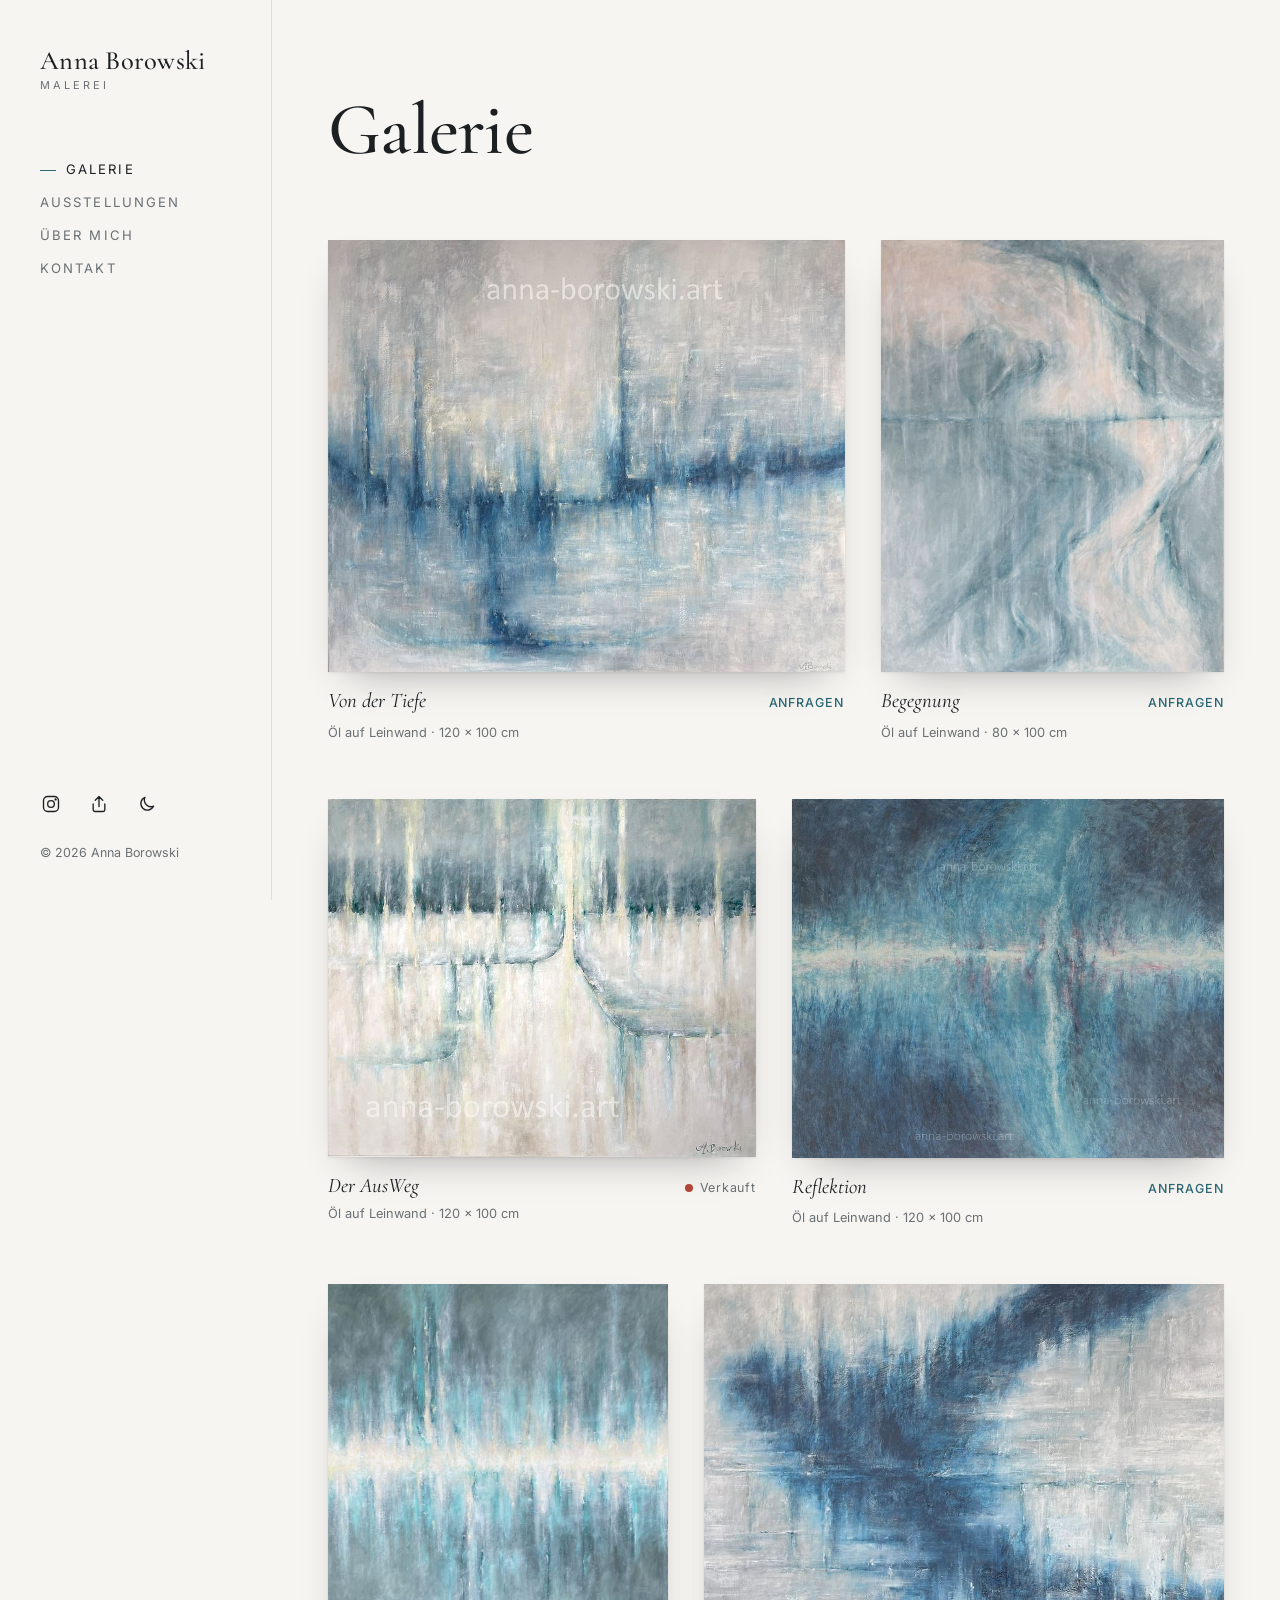
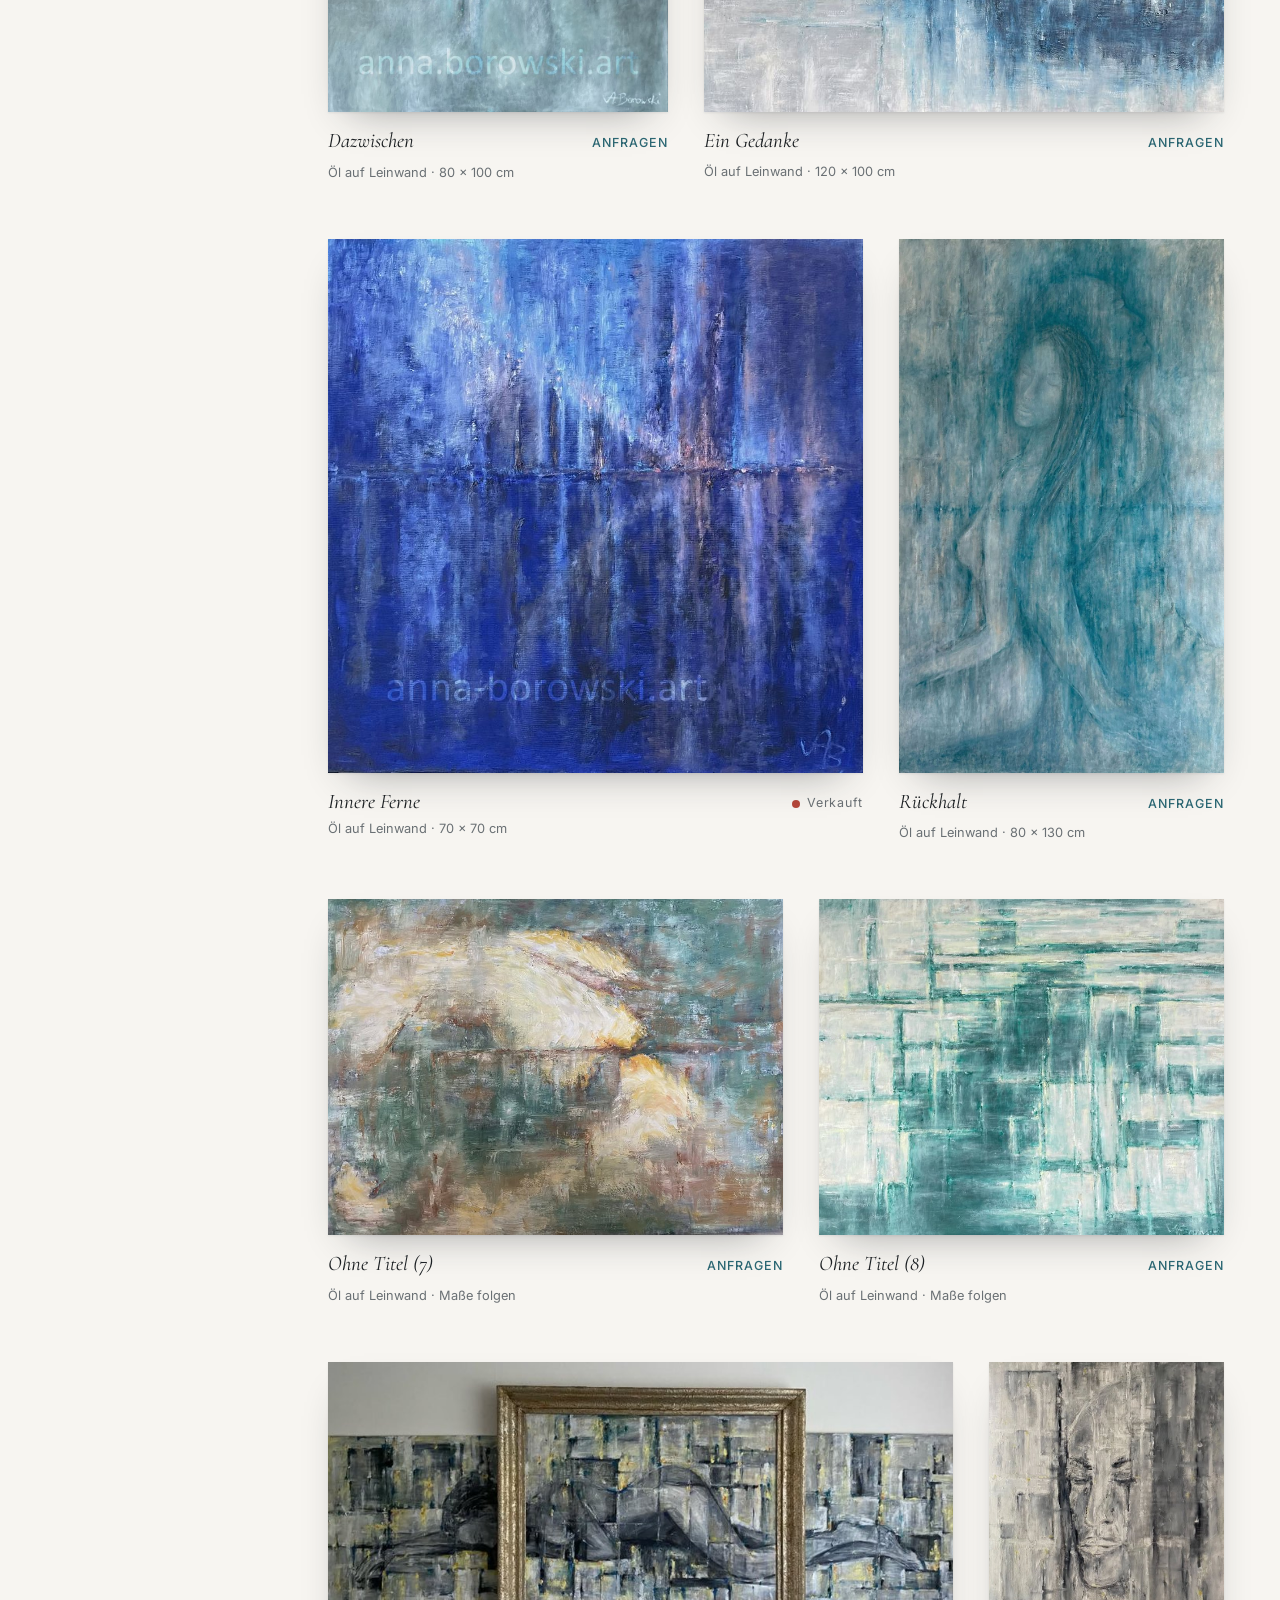
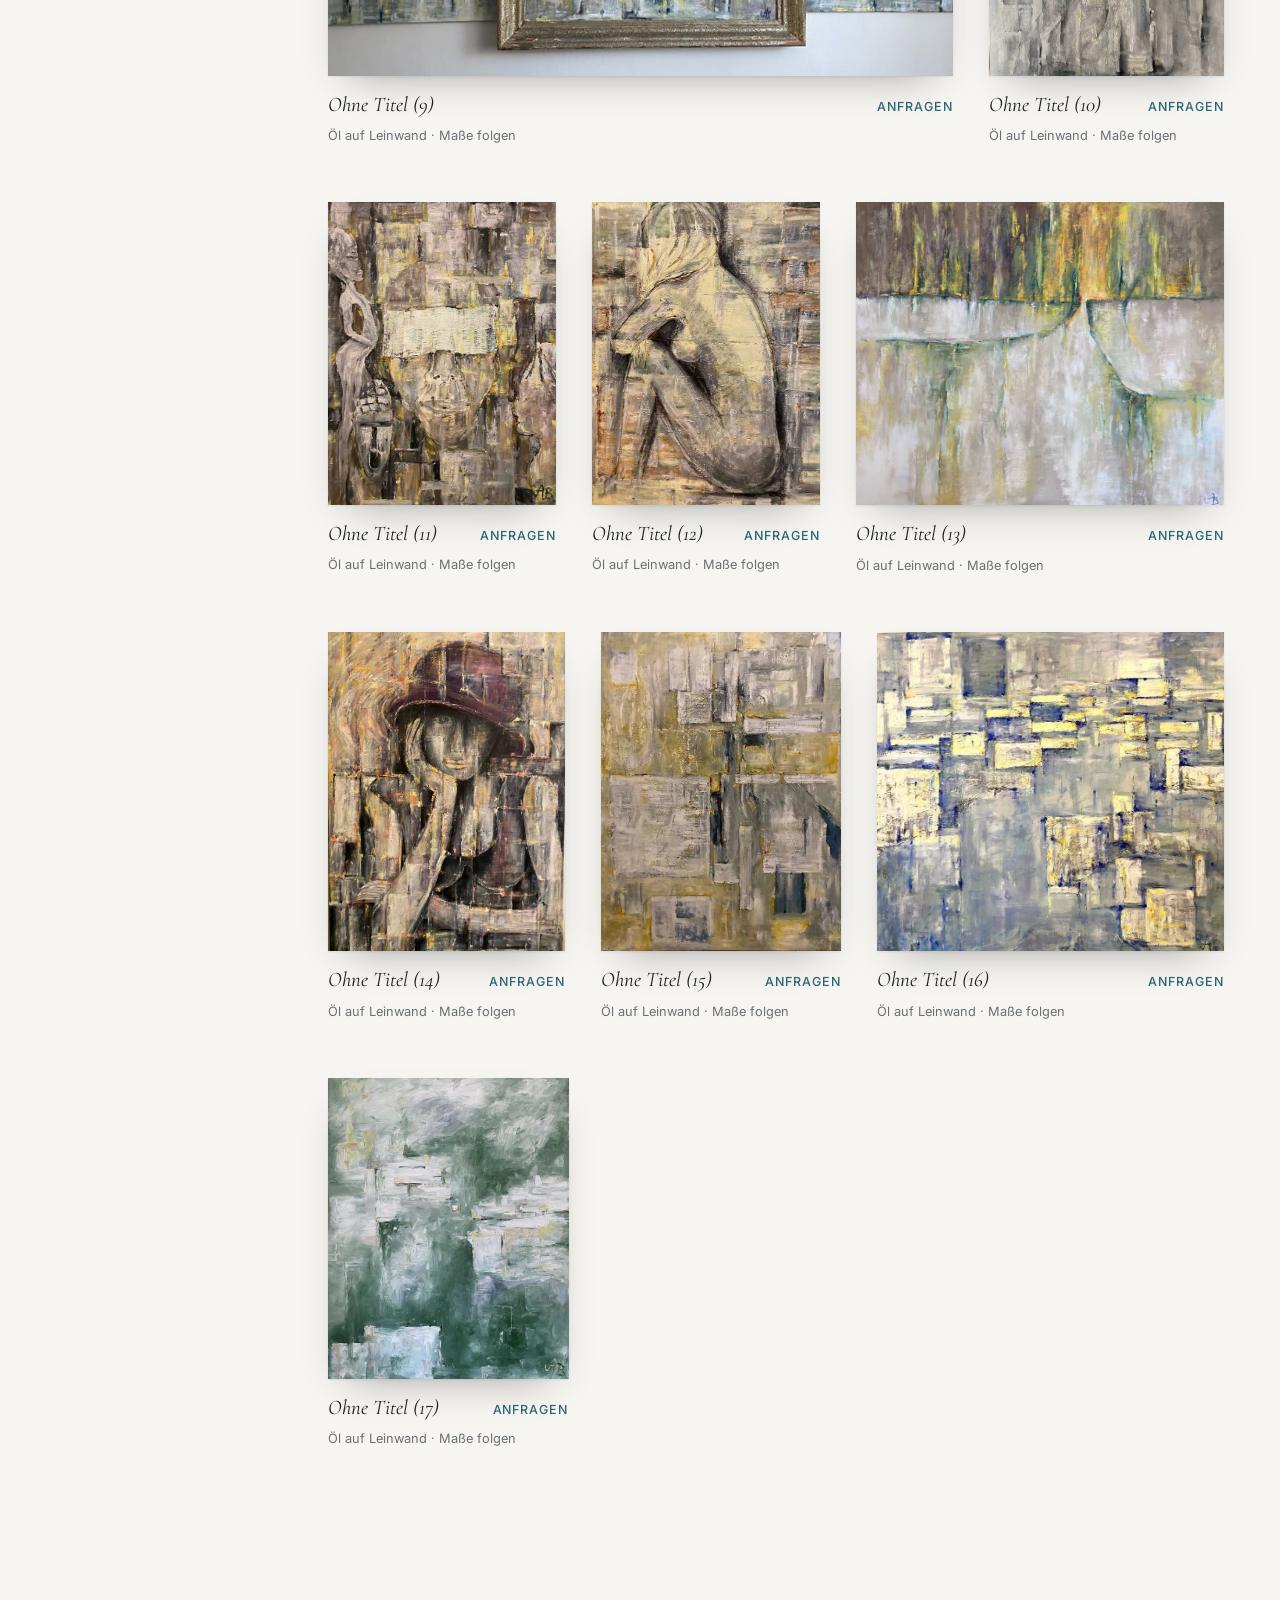
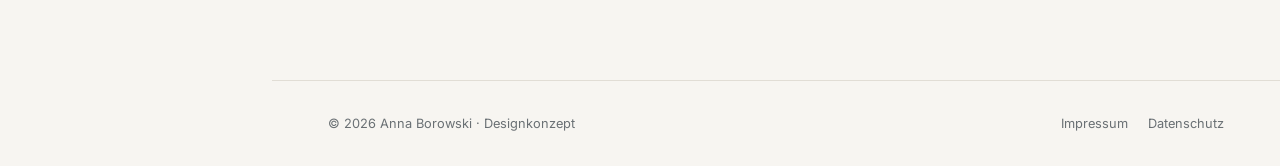
<file: index.html>
<!doctype html>
<html lang="de">
<head>
  <meta charset="utf-8">
  <meta name="viewport" content="width=device-width, initial-scale=1, viewport-fit=cover">
  <title>Anna Borowski – Malerei</title>
  <meta name="description" content="Anna Borowski – Malerin. Ölbilder zwischen Abstraktion und Figur.">
  <!-- Konzept-Demo: nicht von Suchmaschinen indexieren lassen -->
  <meta name="robots" content="noindex, nofollow">
  <meta name="theme-color" content="#f7f5f1">
  <link rel="icon" href="assets/img/favicon.svg" type="image/svg+xml">
  <link rel="preload" href="assets/fonts/cormorant-garamond-latin-500-normal.woff2" as="font" type="font/woff2" crossorigin>
  <script>
    /* Theme vor dem ersten Rendern setzen (verhindert Aufblitzen) */
    (function () {
      var t = null;
      try { t = localStorage.getItem("theme"); } catch (e) {}
      if (t !== "light" && t !== "dark") t = matchMedia("(prefers-color-scheme: dark)").matches ? "dark" : "light";
      document.documentElement.dataset.theme = t;
    })();
  </script>
  <link rel="stylesheet" href="assets/css/style.css">
  <script src="assets/js/data.js" defer></script>
  <script src="assets/js/main.js" defer></script>
</head>
<body>
  <a class="skip-link" href="#main">Zum Inhalt springen</a>

  <!-- Kopfzeile (nur Smartphone/Tablet) -->
  <header class="topbar">
    <a class="brand" href="index.html"><span class="brand__name">Anna Borowski</span></a>
    <div class="topbar__actions">
      <button class="icon-btn" type="button" data-share aria-label="Seite teilen"><svg viewBox="0 0 24 24" fill="none" stroke="currentColor" stroke-width="1.6" stroke-linecap="round" stroke-linejoin="round" aria-hidden="true"><path d="M12 15V3M7.5 7.5L12 3l4.5 4.5"/><path d="M5 12v7a2 2 0 002 2h10a2 2 0 002-2v-7"/></svg></button>
      <button class="icon-btn" type="button" data-theme-toggle aria-label="Dunkles Design aktivieren"><svg class="icon-moon" viewBox="0 0 24 24" fill="none" stroke="currentColor" stroke-width="1.6" stroke-linecap="round" stroke-linejoin="round" aria-hidden="true"><path d="M20 14.5A8 8 0 019.5 4a8 8 0 1010.5 10.5z"/></svg><svg class="icon-sun" viewBox="0 0 24 24" fill="none" stroke="currentColor" stroke-width="1.6" stroke-linecap="round" aria-hidden="true"><circle cx="12" cy="12" r="4"/><path d="M12 2.5v2M12 19.5v2M4.6 4.6L6 6M18 18l1.4 1.4M2.5 12h2M19.5 12h2M4.6 19.4L6 18M18 6l1.4-1.4"/></svg></button>
      <button class="icon-btn menu-btn" type="button" data-menu-toggle aria-controls="site-nav" aria-expanded="false" aria-label="Menü öffnen"><svg viewBox="0 0 24 24" fill="none" stroke="currentColor" stroke-width="1.6" stroke-linecap="round" aria-hidden="true"><path class="bar bar-1" d="M4 7h16"/><path class="bar bar-2" d="M4 12h16"/><path class="bar bar-3" d="M4 17h16"/></svg></button>
    </div>
  </header>

  <!-- Navigation: links auf dem Desktop, Vollbild-Menü auf dem Smartphone -->
  <aside class="sidebar" id="site-nav">
    <a class="brand" href="index.html"><span class="brand__name">Anna Borowski</span><span class="brand__sub">Malerei</span></a>
    <nav class="nav" aria-label="Hauptnavigation">
      <ul>
        <li><a href="index.html" aria-current="page">Galerie</a></li>
        <li><a href="ausstellungen.html">Ausstellungen</a></li>
        <li><a href="ueber-mich.html">Über mich</a></li>
        <li><a href="kontakt.html">Kontakt</a></li>
      </ul>
    </nav>
    <div class="sidebar__foot">
      <div class="sidebar__actions">
        <a class="icon-btn" data-instagram href="https://www.instagram.com/" target="_blank" rel="noopener" aria-label="Instagram" title="Instagram"><svg viewBox="0 0 24 24" fill="none" stroke="currentColor" stroke-width="1.6" stroke-linecap="round" stroke-linejoin="round" aria-hidden="true"><rect x="3" y="3" width="18" height="18" rx="5"/><circle cx="12" cy="12" r="4"/><circle cx="17.5" cy="6.5" r=".6" fill="currentColor"/></svg></a>
        <button class="icon-btn" type="button" data-share aria-label="Seite teilen" title="Seite teilen"><svg viewBox="0 0 24 24" fill="none" stroke="currentColor" stroke-width="1.6" stroke-linecap="round" stroke-linejoin="round" aria-hidden="true"><path d="M12 15V3M7.5 7.5L12 3l4.5 4.5"/><path d="M5 12v7a2 2 0 002 2h10a2 2 0 002-2v-7"/></svg></button>
        <button class="icon-btn" type="button" data-theme-toggle aria-label="Dunkles Design aktivieren"><svg class="icon-moon" viewBox="0 0 24 24" fill="none" stroke="currentColor" stroke-width="1.6" stroke-linecap="round" stroke-linejoin="round" aria-hidden="true"><path d="M20 14.5A8 8 0 019.5 4a8 8 0 1010.5 10.5z"/></svg><svg class="icon-sun" viewBox="0 0 24 24" fill="none" stroke="currentColor" stroke-width="1.6" stroke-linecap="round" aria-hidden="true"><circle cx="12" cy="12" r="4"/><path d="M12 2.5v2M12 19.5v2M4.6 4.6L6 6M18 18l1.4 1.4M2.5 12h2M19.5 12h2M4.6 19.4L6 18M18 6l1.4-1.4"/></svg></button>
      </div>
      <p class="sidebar__legal">© <span data-year>2026</span> Anna Borowski</p>
    </div>
  </aside>

  <main class="main" id="main">

    <div class="container">
      <header class="page-head">
        <h1>Galerie</h1>
      </header>

      <div id="gallery" class="gallery gallery--rows" aria-live="polite"></div>
      <noscript><p>Für die Galerie wird JavaScript benötigt.</p></noscript>
    </div>
    <div class="section"></div>

    <footer class="site-footer">
      <span>© <span data-year>2026</span> Anna Borowski · Designkonzept</span>
      <nav aria-label="Rechtliches"><a href="#">Impressum</a><a href="#">Datenschutz</a></nav>
    </footer>
  </main>
</body>
</html>
</file>
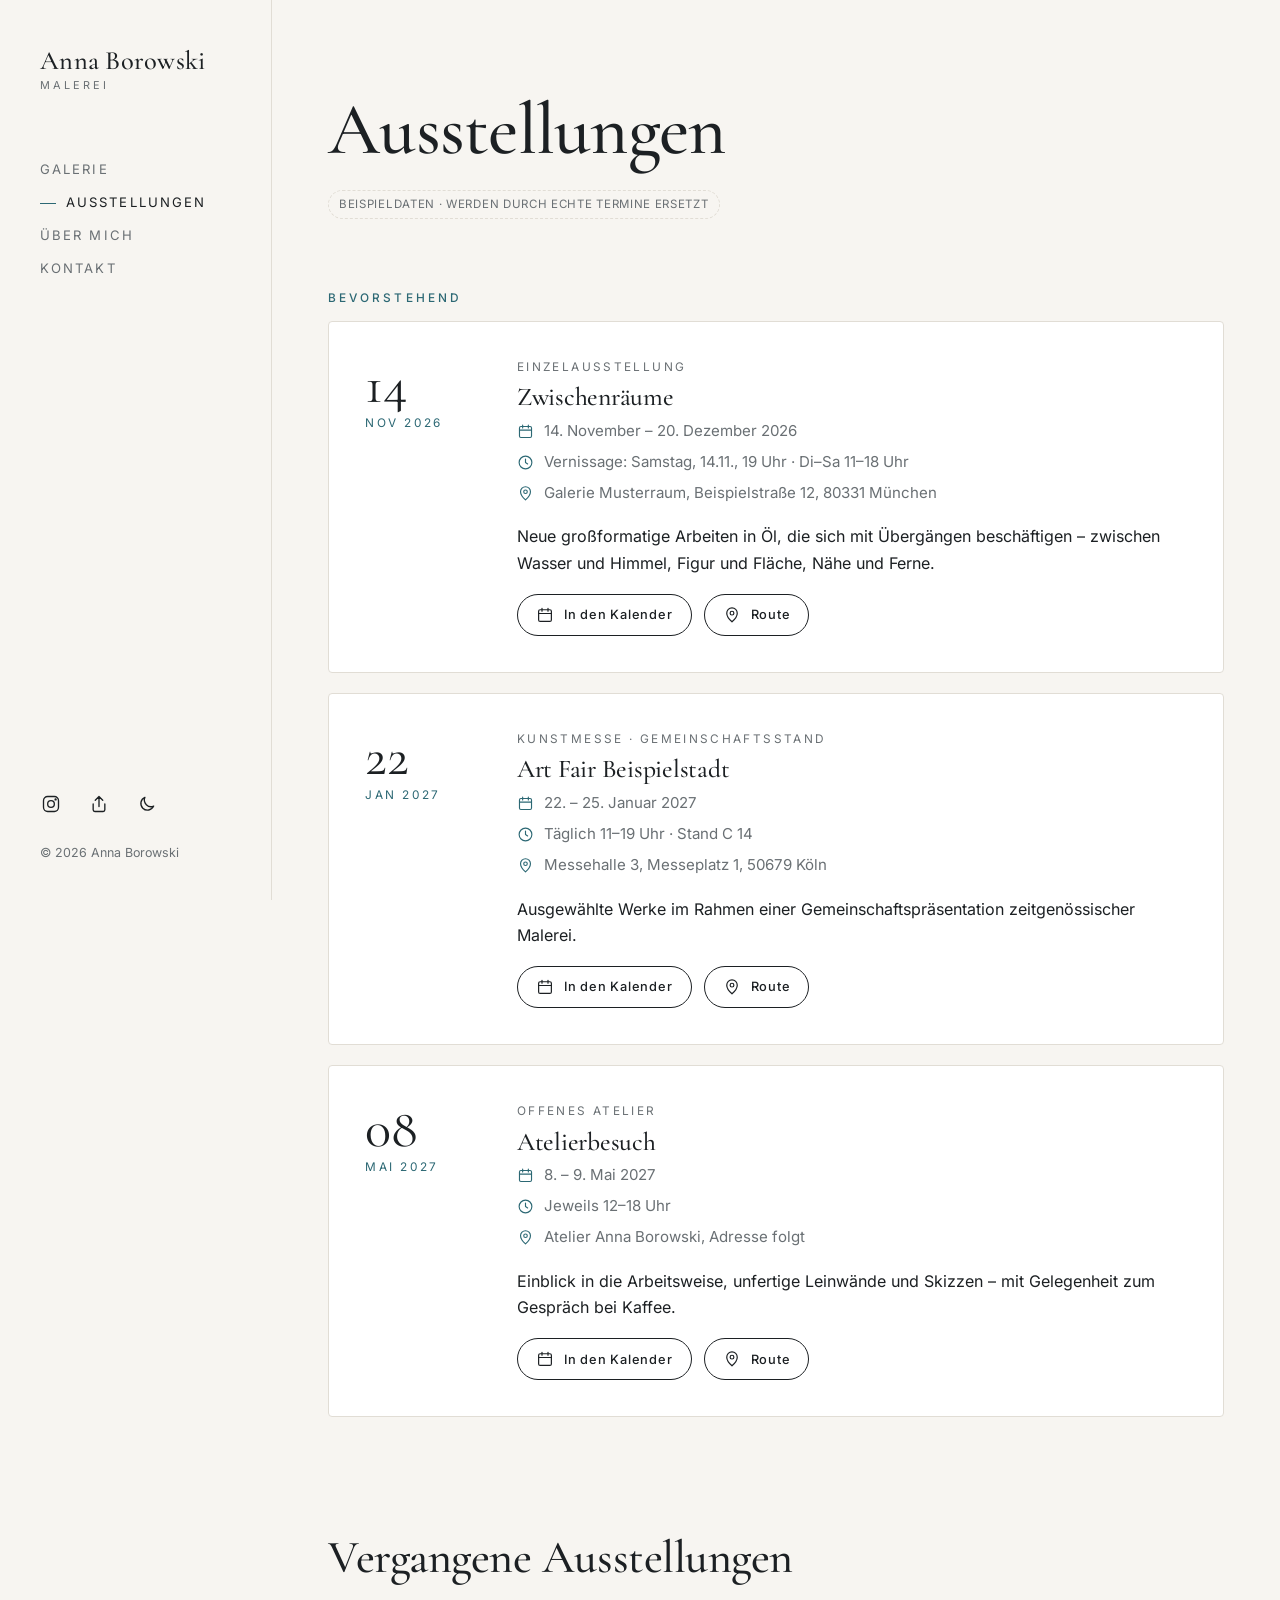
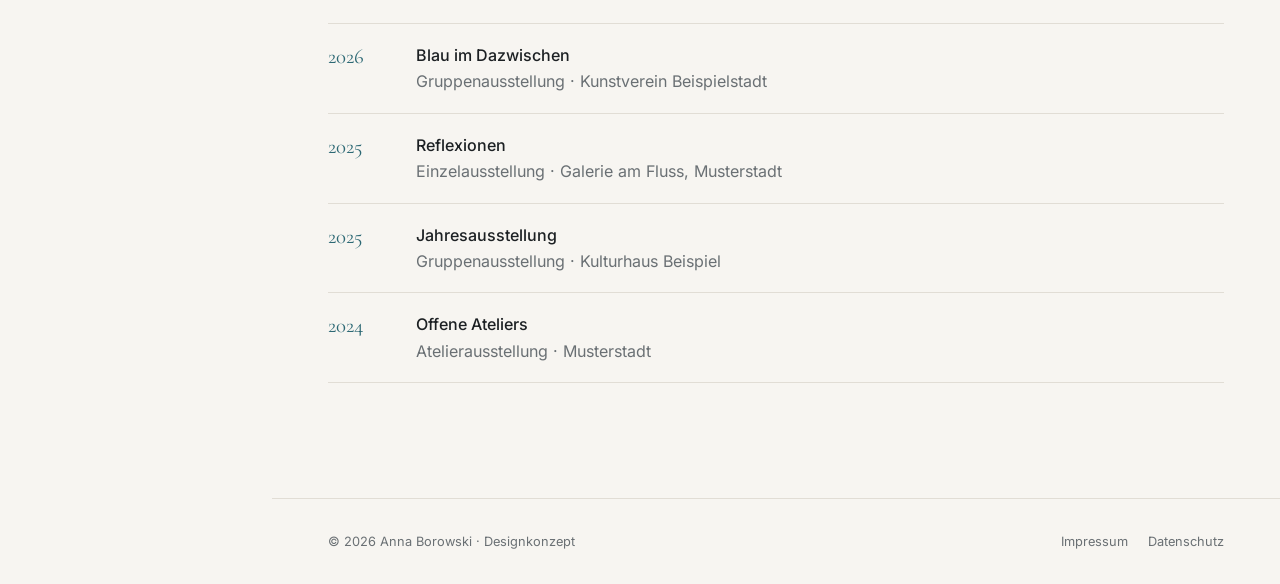
<file: ausstellungen.html>
<!doctype html>
<html lang="de">
<head>
  <meta charset="utf-8">
  <meta name="viewport" content="width=device-width, initial-scale=1, viewport-fit=cover">
  <title>Ausstellungen · Anna Borowski</title>
  <meta name="description" content="Bevorstehende und vergangene Ausstellungen von Anna Borowski.">
  <!-- Konzept-Demo: nicht von Suchmaschinen indexieren lassen -->
  <meta name="robots" content="noindex, nofollow">
  <meta name="theme-color" content="#f7f5f1">
  <link rel="icon" href="assets/img/favicon.svg" type="image/svg+xml">
  <link rel="preload" href="assets/fonts/cormorant-garamond-latin-500-normal.woff2" as="font" type="font/woff2" crossorigin>
  <script>
    /* Theme vor dem ersten Rendern setzen (verhindert Aufblitzen) */
    (function () {
      var t = null;
      try { t = localStorage.getItem("theme"); } catch (e) {}
      if (t !== "light" && t !== "dark") t = matchMedia("(prefers-color-scheme: dark)").matches ? "dark" : "light";
      document.documentElement.dataset.theme = t;
    })();
  </script>
  <link rel="stylesheet" href="assets/css/style.css">
  <script src="assets/js/data.js" defer></script>
  <script src="assets/js/main.js" defer></script>
</head>
<body>
  <a class="skip-link" href="#main">Zum Inhalt springen</a>

  <!-- Kopfzeile (nur Smartphone/Tablet) -->
  <header class="topbar">
    <a class="brand" href="index.html"><span class="brand__name">Anna Borowski</span></a>
    <div class="topbar__actions">
      <button class="icon-btn" type="button" data-share aria-label="Seite teilen"><svg viewBox="0 0 24 24" fill="none" stroke="currentColor" stroke-width="1.6" stroke-linecap="round" stroke-linejoin="round" aria-hidden="true"><path d="M12 15V3M7.5 7.5L12 3l4.5 4.5"/><path d="M5 12v7a2 2 0 002 2h10a2 2 0 002-2v-7"/></svg></button>
      <button class="icon-btn" type="button" data-theme-toggle aria-label="Dunkles Design aktivieren"><svg class="icon-moon" viewBox="0 0 24 24" fill="none" stroke="currentColor" stroke-width="1.6" stroke-linecap="round" stroke-linejoin="round" aria-hidden="true"><path d="M20 14.5A8 8 0 019.5 4a8 8 0 1010.5 10.5z"/></svg><svg class="icon-sun" viewBox="0 0 24 24" fill="none" stroke="currentColor" stroke-width="1.6" stroke-linecap="round" aria-hidden="true"><circle cx="12" cy="12" r="4"/><path d="M12 2.5v2M12 19.5v2M4.6 4.6L6 6M18 18l1.4 1.4M2.5 12h2M19.5 12h2M4.6 19.4L6 18M18 6l1.4-1.4"/></svg></button>
      <button class="icon-btn menu-btn" type="button" data-menu-toggle aria-controls="site-nav" aria-expanded="false" aria-label="Menü öffnen"><svg viewBox="0 0 24 24" fill="none" stroke="currentColor" stroke-width="1.6" stroke-linecap="round" aria-hidden="true"><path class="bar bar-1" d="M4 7h16"/><path class="bar bar-2" d="M4 12h16"/><path class="bar bar-3" d="M4 17h16"/></svg></button>
    </div>
  </header>

  <!-- Navigation: links auf dem Desktop, Vollbild-Menü auf dem Smartphone -->
  <aside class="sidebar" id="site-nav">
    <a class="brand" href="index.html"><span class="brand__name">Anna Borowski</span><span class="brand__sub">Malerei</span></a>
    <nav class="nav" aria-label="Hauptnavigation">
      <ul>
        <li><a href="index.html">Galerie</a></li>
        <li><a href="ausstellungen.html" aria-current="page">Ausstellungen</a></li>
        <li><a href="ueber-mich.html">Über mich</a></li>
        <li><a href="kontakt.html">Kontakt</a></li>
      </ul>
    </nav>
    <div class="sidebar__foot">
      <div class="sidebar__actions">
        <a class="icon-btn" data-instagram href="https://www.instagram.com/" target="_blank" rel="noopener" aria-label="Instagram" title="Instagram"><svg viewBox="0 0 24 24" fill="none" stroke="currentColor" stroke-width="1.6" stroke-linecap="round" stroke-linejoin="round" aria-hidden="true"><rect x="3" y="3" width="18" height="18" rx="5"/><circle cx="12" cy="12" r="4"/><circle cx="17.5" cy="6.5" r=".6" fill="currentColor"/></svg></a>
        <button class="icon-btn" type="button" data-share aria-label="Seite teilen" title="Seite teilen"><svg viewBox="0 0 24 24" fill="none" stroke="currentColor" stroke-width="1.6" stroke-linecap="round" stroke-linejoin="round" aria-hidden="true"><path d="M12 15V3M7.5 7.5L12 3l4.5 4.5"/><path d="M5 12v7a2 2 0 002 2h10a2 2 0 002-2v-7"/></svg></button>
        <button class="icon-btn" type="button" data-theme-toggle aria-label="Dunkles Design aktivieren"><svg class="icon-moon" viewBox="0 0 24 24" fill="none" stroke="currentColor" stroke-width="1.6" stroke-linecap="round" stroke-linejoin="round" aria-hidden="true"><path d="M20 14.5A8 8 0 019.5 4a8 8 0 1010.5 10.5z"/></svg><svg class="icon-sun" viewBox="0 0 24 24" fill="none" stroke="currentColor" stroke-width="1.6" stroke-linecap="round" aria-hidden="true"><circle cx="12" cy="12" r="4"/><path d="M12 2.5v2M12 19.5v2M4.6 4.6L6 6M18 18l1.4 1.4M2.5 12h2M19.5 12h2M4.6 19.4L6 18M18 6l1.4-1.4"/></svg></button>
      </div>
      <p class="sidebar__legal">© <span data-year>2026</span> Anna Borowski</p>
    </div>
  </aside>

  <main class="main" id="main">

    <div class="container">
      <header class="page-head">
        <h1>Ausstellungen</h1>
        <p class="placeholder-note">Beispieldaten · werden durch echte Termine ersetzt</p>
      </header>

      <section aria-labelledby="h-upcoming">
        <h2 id="h-upcoming" class="eyebrow">Bevorstehend</h2>
        <div class="events">
        <article class="event reveal">
          <div class="event__date"><span class="event__day">14</span><span class="event__month">Nov 2026</span></div>
          <div>
            <p class="event__type">Einzelausstellung</p>
            <h3>Zwischenräume</h3>
            <ul class="event__facts">
              <li><svg viewBox="0 0 24 24" fill="none" stroke="currentColor" stroke-width="1.6" stroke-linecap="round" stroke-linejoin="round" aria-hidden="true"><rect x="3.5" y="5" width="17" height="15.5" rx="2"/><path d="M3.5 10h17M8 3v4M16 3v4"/></svg><span>14. November – 20. Dezember 2026</span></li>
              <li><svg viewBox="0 0 24 24" fill="none" stroke="currentColor" stroke-width="1.6" stroke-linecap="round" stroke-linejoin="round" aria-hidden="true"><circle cx="12" cy="12" r="9"/><path d="M12 7v5l3 2"/></svg><span>Vernissage: Samstag, 14.11., 19 Uhr · Di–Sa 11–18 Uhr</span></li>
              <li><svg viewBox="0 0 24 24" fill="none" stroke="currentColor" stroke-width="1.6" stroke-linecap="round" stroke-linejoin="round" aria-hidden="true"><path d="M12 21s-7-6.2-7-11.5a7 7 0 0114 0C19 14.8 12 21 12 21z"/><circle cx="12" cy="9.5" r="2.5"/></svg><span>Galerie Musterraum, Beispielstraße 12, 80331 München</span></li>
            </ul>
            <p class="event__desc">Neue großformatige Arbeiten in Öl, die sich mit Übergängen beschäftigen – zwischen Wasser und Himmel, Figur und Fläche, Nähe und Ferne.</p>
            <div class="btn-row">
              <button class="btn" type="button" data-ics="zwischenraeume-2026" data-start="20261114" data-end="20261221" data-title="Zwischenräume – Anna Borowski" data-location="Galerie Musterraum, Beispielstraße 12, 80331 München"><svg viewBox="0 0 24 24" fill="none" stroke="currentColor" stroke-width="1.6" stroke-linecap="round" stroke-linejoin="round" aria-hidden="true"><rect x="3.5" y="5" width="17" height="15.5" rx="2"/><path d="M3.5 10h17M8 3v4M16 3v4"/></svg> In den Kalender</button>
              <a class="btn" href="https://www.google.com/maps/search/?api=1&amp;query=Beispielstra%C3%9Fe+12+M%C3%BCnchen" target="_blank" rel="noopener"><svg viewBox="0 0 24 24" fill="none" stroke="currentColor" stroke-width="1.6" stroke-linecap="round" stroke-linejoin="round" aria-hidden="true"><path d="M12 21s-7-6.2-7-11.5a7 7 0 0114 0C19 14.8 12 21 12 21z"/><circle cx="12" cy="9.5" r="2.5"/></svg> Route</a>
            </div>
          </div>
        </article>
        <article class="event reveal">
          <div class="event__date"><span class="event__day">22</span><span class="event__month">Jan 2027</span></div>
          <div>
            <p class="event__type">Kunstmesse · Gemeinschaftsstand</p>
            <h3>Art Fair Beispielstadt</h3>
            <ul class="event__facts">
              <li><svg viewBox="0 0 24 24" fill="none" stroke="currentColor" stroke-width="1.6" stroke-linecap="round" stroke-linejoin="round" aria-hidden="true"><rect x="3.5" y="5" width="17" height="15.5" rx="2"/><path d="M3.5 10h17M8 3v4M16 3v4"/></svg><span>22. – 25. Januar 2027</span></li>
              <li><svg viewBox="0 0 24 24" fill="none" stroke="currentColor" stroke-width="1.6" stroke-linecap="round" stroke-linejoin="round" aria-hidden="true"><circle cx="12" cy="12" r="9"/><path d="M12 7v5l3 2"/></svg><span>Täglich 11–19 Uhr · Stand C 14</span></li>
              <li><svg viewBox="0 0 24 24" fill="none" stroke="currentColor" stroke-width="1.6" stroke-linecap="round" stroke-linejoin="round" aria-hidden="true"><path d="M12 21s-7-6.2-7-11.5a7 7 0 0114 0C19 14.8 12 21 12 21z"/><circle cx="12" cy="9.5" r="2.5"/></svg><span>Messehalle 3, Messeplatz 1, 50679 Köln</span></li>
            </ul>
            <p class="event__desc">Ausgewählte Werke im Rahmen einer Gemeinschaftspräsentation zeitgenössischer Malerei.</p>
            <div class="btn-row">
              <button class="btn" type="button" data-ics="kunstmesse-2027" data-start="20270122" data-end="20270126" data-title="Art Fair Beispielstadt – Anna Borowski" data-location="Messehalle 3, Messeplatz 1, 50679 Köln"><svg viewBox="0 0 24 24" fill="none" stroke="currentColor" stroke-width="1.6" stroke-linecap="round" stroke-linejoin="round" aria-hidden="true"><rect x="3.5" y="5" width="17" height="15.5" rx="2"/><path d="M3.5 10h17M8 3v4M16 3v4"/></svg> In den Kalender</button>
              <a class="btn" href="https://www.google.com/maps/search/?api=1&amp;query=Messeplatz+1+K%C3%B6ln" target="_blank" rel="noopener"><svg viewBox="0 0 24 24" fill="none" stroke="currentColor" stroke-width="1.6" stroke-linecap="round" stroke-linejoin="round" aria-hidden="true"><path d="M12 21s-7-6.2-7-11.5a7 7 0 0114 0C19 14.8 12 21 12 21z"/><circle cx="12" cy="9.5" r="2.5"/></svg> Route</a>
            </div>
          </div>
        </article>
        <article class="event reveal">
          <div class="event__date"><span class="event__day">08</span><span class="event__month">Mai 2027</span></div>
          <div>
            <p class="event__type">Offenes Atelier</p>
            <h3>Atelierbesuch</h3>
            <ul class="event__facts">
              <li><svg viewBox="0 0 24 24" fill="none" stroke="currentColor" stroke-width="1.6" stroke-linecap="round" stroke-linejoin="round" aria-hidden="true"><rect x="3.5" y="5" width="17" height="15.5" rx="2"/><path d="M3.5 10h17M8 3v4M16 3v4"/></svg><span>8. – 9. Mai 2027</span></li>
              <li><svg viewBox="0 0 24 24" fill="none" stroke="currentColor" stroke-width="1.6" stroke-linecap="round" stroke-linejoin="round" aria-hidden="true"><circle cx="12" cy="12" r="9"/><path d="M12 7v5l3 2"/></svg><span>Jeweils 12–18 Uhr</span></li>
              <li><svg viewBox="0 0 24 24" fill="none" stroke="currentColor" stroke-width="1.6" stroke-linecap="round" stroke-linejoin="round" aria-hidden="true"><path d="M12 21s-7-6.2-7-11.5a7 7 0 0114 0C19 14.8 12 21 12 21z"/><circle cx="12" cy="9.5" r="2.5"/></svg><span>Atelier Anna Borowski, Adresse folgt</span></li>
            </ul>
            <p class="event__desc">Einblick in die Arbeitsweise, unfertige Leinwände und Skizzen – mit Gelegenheit zum Gespräch bei Kaffee.</p>
            <div class="btn-row">
              <button class="btn" type="button" data-ics="offenes-atelier-2027" data-start="20270508" data-end="20270510" data-title="Atelierbesuch – Anna Borowski" data-location="Atelier Anna Borowski"><svg viewBox="0 0 24 24" fill="none" stroke="currentColor" stroke-width="1.6" stroke-linecap="round" stroke-linejoin="round" aria-hidden="true"><rect x="3.5" y="5" width="17" height="15.5" rx="2"/><path d="M3.5 10h17M8 3v4M16 3v4"/></svg> In den Kalender</button>
              <a class="btn" href="https://www.google.com/maps/search/?api=1&amp;query=Atelier" target="_blank" rel="noopener"><svg viewBox="0 0 24 24" fill="none" stroke="currentColor" stroke-width="1.6" stroke-linecap="round" stroke-linejoin="round" aria-hidden="true"><path d="M12 21s-7-6.2-7-11.5a7 7 0 0114 0C19 14.8 12 21 12 21z"/><circle cx="12" cy="9.5" r="2.5"/></svg> Route</a>
            </div>
          </div>
        </article>
        </div>
      </section>

      <section class="section" aria-labelledby="h-past">
        <div class="section-head"><h2 id="h-past">Vergangene Ausstellungen</h2></div>
        <ul class="timeline reveal">
          <li><span class="year">2026</span><div><strong>Blau im Dazwischen</strong><br><span>Gruppenausstellung · Kunstverein Beispielstadt</span></div></li>
          <li><span class="year">2025</span><div><strong>Reflexionen</strong><br><span>Einzelausstellung · Galerie am Fluss, Musterstadt</span></div></li>
          <li><span class="year">2025</span><div><strong>Jahresausstellung</strong><br><span>Gruppenausstellung · Kulturhaus Beispiel</span></div></li>
          <li><span class="year">2024</span><div><strong>Offene Ateliers</strong><br><span>Atelierausstellung · Musterstadt</span></div></li>
        </ul>
      </section>
    </div>

    <footer class="site-footer">
      <span>© <span data-year>2026</span> Anna Borowski · Designkonzept</span>
      <nav aria-label="Rechtliches"><a href="#">Impressum</a><a href="#">Datenschutz</a></nav>
    </footer>
  </main>
</body>
</html>
</file>
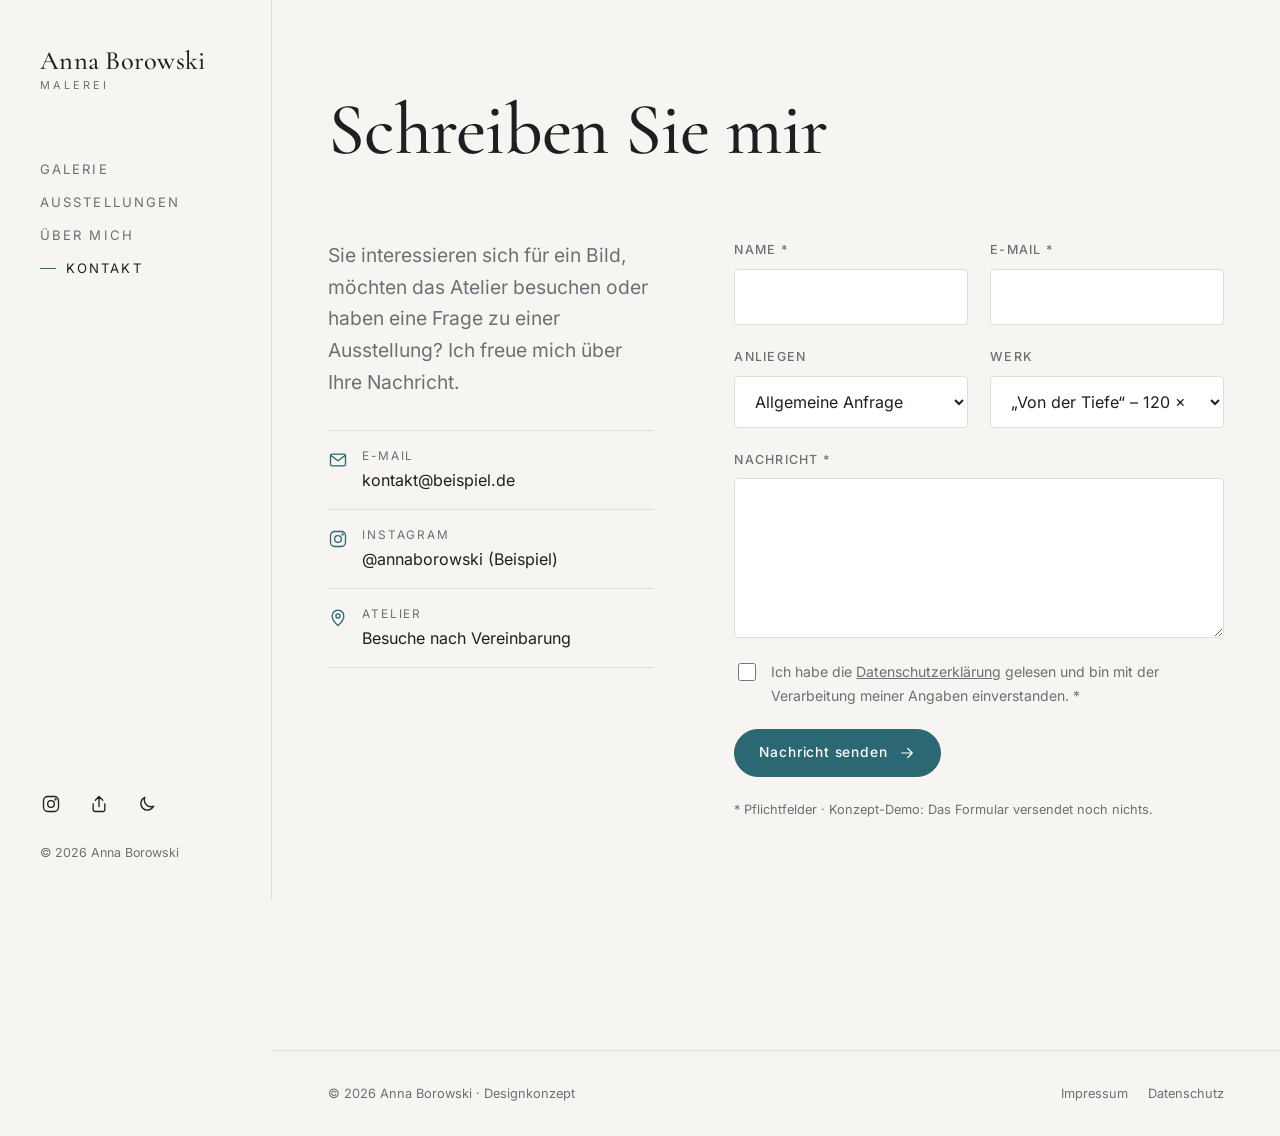
<file: kontakt.html>
<!doctype html>
<html lang="de">
<head>
  <meta charset="utf-8">
  <meta name="viewport" content="width=device-width, initial-scale=1, viewport-fit=cover">
  <title>Kontakt · Anna Borowski</title>
  <meta name="description" content="Kontakt zu Anna Borowski – Anfragen zu Werken, Ausstellungen und Aufträgen.">
  <!-- Konzept-Demo: nicht von Suchmaschinen indexieren lassen -->
  <meta name="robots" content="noindex, nofollow">
  <meta name="theme-color" content="#f7f5f1">
  <link rel="icon" href="assets/img/favicon.svg" type="image/svg+xml">
  <link rel="preload" href="assets/fonts/cormorant-garamond-latin-500-normal.woff2" as="font" type="font/woff2" crossorigin>
  <script>
    /* Theme vor dem ersten Rendern setzen (verhindert Aufblitzen) */
    (function () {
      var t = null;
      try { t = localStorage.getItem("theme"); } catch (e) {}
      if (t !== "light" && t !== "dark") t = matchMedia("(prefers-color-scheme: dark)").matches ? "dark" : "light";
      document.documentElement.dataset.theme = t;
    })();
  </script>
  <link rel="stylesheet" href="assets/css/style.css">
  <script src="assets/js/data.js" defer></script>
  <script src="assets/js/main.js" defer></script>
</head>
<body>
  <a class="skip-link" href="#main">Zum Inhalt springen</a>

  <!-- Kopfzeile (nur Smartphone/Tablet) -->
  <header class="topbar">
    <a class="brand" href="index.html"><span class="brand__name">Anna Borowski</span></a>
    <div class="topbar__actions">
      <button class="icon-btn" type="button" data-share aria-label="Seite teilen"><svg viewBox="0 0 24 24" fill="none" stroke="currentColor" stroke-width="1.6" stroke-linecap="round" stroke-linejoin="round" aria-hidden="true"><path d="M12 15V3M7.5 7.5L12 3l4.5 4.5"/><path d="M5 12v7a2 2 0 002 2h10a2 2 0 002-2v-7"/></svg></button>
      <button class="icon-btn" type="button" data-theme-toggle aria-label="Dunkles Design aktivieren"><svg class="icon-moon" viewBox="0 0 24 24" fill="none" stroke="currentColor" stroke-width="1.6" stroke-linecap="round" stroke-linejoin="round" aria-hidden="true"><path d="M20 14.5A8 8 0 019.5 4a8 8 0 1010.5 10.5z"/></svg><svg class="icon-sun" viewBox="0 0 24 24" fill="none" stroke="currentColor" stroke-width="1.6" stroke-linecap="round" aria-hidden="true"><circle cx="12" cy="12" r="4"/><path d="M12 2.5v2M12 19.5v2M4.6 4.6L6 6M18 18l1.4 1.4M2.5 12h2M19.5 12h2M4.6 19.4L6 18M18 6l1.4-1.4"/></svg></button>
      <button class="icon-btn menu-btn" type="button" data-menu-toggle aria-controls="site-nav" aria-expanded="false" aria-label="Menü öffnen"><svg viewBox="0 0 24 24" fill="none" stroke="currentColor" stroke-width="1.6" stroke-linecap="round" aria-hidden="true"><path class="bar bar-1" d="M4 7h16"/><path class="bar bar-2" d="M4 12h16"/><path class="bar bar-3" d="M4 17h16"/></svg></button>
    </div>
  </header>

  <!-- Navigation: links auf dem Desktop, Vollbild-Menü auf dem Smartphone -->
  <aside class="sidebar" id="site-nav">
    <a class="brand" href="index.html"><span class="brand__name">Anna Borowski</span><span class="brand__sub">Malerei</span></a>
    <nav class="nav" aria-label="Hauptnavigation">
      <ul>
        <li><a href="index.html">Galerie</a></li>
        <li><a href="ausstellungen.html">Ausstellungen</a></li>
        <li><a href="ueber-mich.html">Über mich</a></li>
        <li><a href="kontakt.html" aria-current="page">Kontakt</a></li>
      </ul>
    </nav>
    <div class="sidebar__foot">
      <div class="sidebar__actions">
        <a class="icon-btn" data-instagram href="https://www.instagram.com/" target="_blank" rel="noopener" aria-label="Instagram" title="Instagram"><svg viewBox="0 0 24 24" fill="none" stroke="currentColor" stroke-width="1.6" stroke-linecap="round" stroke-linejoin="round" aria-hidden="true"><rect x="3" y="3" width="18" height="18" rx="5"/><circle cx="12" cy="12" r="4"/><circle cx="17.5" cy="6.5" r=".6" fill="currentColor"/></svg></a>
        <button class="icon-btn" type="button" data-share aria-label="Seite teilen" title="Seite teilen"><svg viewBox="0 0 24 24" fill="none" stroke="currentColor" stroke-width="1.6" stroke-linecap="round" stroke-linejoin="round" aria-hidden="true"><path d="M12 15V3M7.5 7.5L12 3l4.5 4.5"/><path d="M5 12v7a2 2 0 002 2h10a2 2 0 002-2v-7"/></svg></button>
        <button class="icon-btn" type="button" data-theme-toggle aria-label="Dunkles Design aktivieren"><svg class="icon-moon" viewBox="0 0 24 24" fill="none" stroke="currentColor" stroke-width="1.6" stroke-linecap="round" stroke-linejoin="round" aria-hidden="true"><path d="M20 14.5A8 8 0 019.5 4a8 8 0 1010.5 10.5z"/></svg><svg class="icon-sun" viewBox="0 0 24 24" fill="none" stroke="currentColor" stroke-width="1.6" stroke-linecap="round" aria-hidden="true"><circle cx="12" cy="12" r="4"/><path d="M12 2.5v2M12 19.5v2M4.6 4.6L6 6M18 18l1.4 1.4M2.5 12h2M19.5 12h2M4.6 19.4L6 18M18 6l1.4-1.4"/></svg></button>
      </div>
      <p class="sidebar__legal">© <span data-year>2026</span> Anna Borowski</p>
    </div>
  </aside>

  <main class="main" id="main">

    <div class="container">
      <header class="page-head">
        <h1>Schreiben Sie mir</h1>
      </header>

      <div class="contact">
        <div>
          <p class="lead">Sie interessieren sich für ein Bild, möchten das Atelier besuchen oder haben eine Frage zu einer Ausstellung? Ich freue mich über Ihre Nachricht.</p>
          <ul class="contact__list">
            <li><svg viewBox="0 0 24 24" fill="none" stroke="currentColor" stroke-width="1.6" stroke-linecap="round" stroke-linejoin="round" aria-hidden="true"><rect x="3" y="5" width="18" height="14" rx="2"/><path d="M3.5 6.5L12 13l8.5-6.5"/></svg><div><small>E-Mail</small><a href="#">kontakt@beispiel.de</a></div></li>
            <li><svg viewBox="0 0 24 24" fill="none" stroke="currentColor" stroke-width="1.6" stroke-linecap="round" stroke-linejoin="round" aria-hidden="true"><rect x="3" y="3" width="18" height="18" rx="5"/><circle cx="12" cy="12" r="4"/><circle cx="17.5" cy="6.5" r=".6" fill="currentColor"/></svg><div><small>Instagram</small><a data-instagram href="https://www.instagram.com/" target="_blank" rel="noopener">@annaborowski (Beispiel)</a></div></li>
            <li><svg viewBox="0 0 24 24" fill="none" stroke="currentColor" stroke-width="1.6" stroke-linecap="round" stroke-linejoin="round" aria-hidden="true"><path d="M12 21s-7-6.2-7-11.5a7 7 0 0114 0C19 14.8 12 21 12 21z"/><circle cx="12" cy="9.5" r="2.5"/></svg><div><small>Atelier</small><span>Besuche nach Vereinbarung</span></div></li>
          </ul>
        </div>

        <form class="form" id="contact-form" novalidate>
          <div class="form__row form__row--2">
            <div class="field"><label for="c-name">Name *</label><input id="c-name" name="name" autocomplete="name" required></div>
            <div class="field"><label for="c-mail">E-Mail *</label><input id="c-mail" name="email" type="email" autocomplete="email" required></div>
          </div>
          <div class="form__row form__row--2">
            <div class="field">
              <label for="c-topic">Anliegen</label>
              <select id="c-topic" name="topic">
                <option value="allgemein">Allgemeine Anfrage</option>
                <option value="kauf">Kaufanfrage zu einem Werk</option>
                <option value="auftrag">Auftragsarbeit</option>
                <option value="ausstellung">Ausstellung / Kooperation</option>
                <option value="presse">Presse</option>
              </select>
            </div>
            <div class="field" id="c-work-field" hidden>
              <label for="c-work">Werk</label>
              <select id="c-work" name="work"></select>
            </div>
          </div>
          <div class="field"><label for="c-msg">Nachricht *</label><textarea id="c-msg" name="message" required></textarea></div>
          <label class="check"><input type="checkbox" required> <span>Ich habe die <a href="#">Datenschutzerklärung</a> gelesen und bin mit der Verarbeitung meiner Angaben einverstanden. *</span></label>
          <div><button class="btn btn--primary" type="submit">Nachricht senden <svg viewBox="0 0 24 24" fill="none" stroke="currentColor" stroke-width="1.6" stroke-linecap="round" stroke-linejoin="round" aria-hidden="true"><path d="M5 12h14M13 6l6 6-6 6"/></svg></button></div>
          <p class="form__note">* Pflichtfelder · Konzept-Demo: Das Formular versendet noch nichts.</p>
        </form>
      </div>
    </div>
    <div class="section"></div>

    <footer class="site-footer">
      <span>© <span data-year>2026</span> Anna Borowski · Designkonzept</span>
      <nav aria-label="Rechtliches"><a href="#">Impressum</a><a href="#">Datenschutz</a></nav>
    </footer>
  </main>
</body>
</html>
</file>
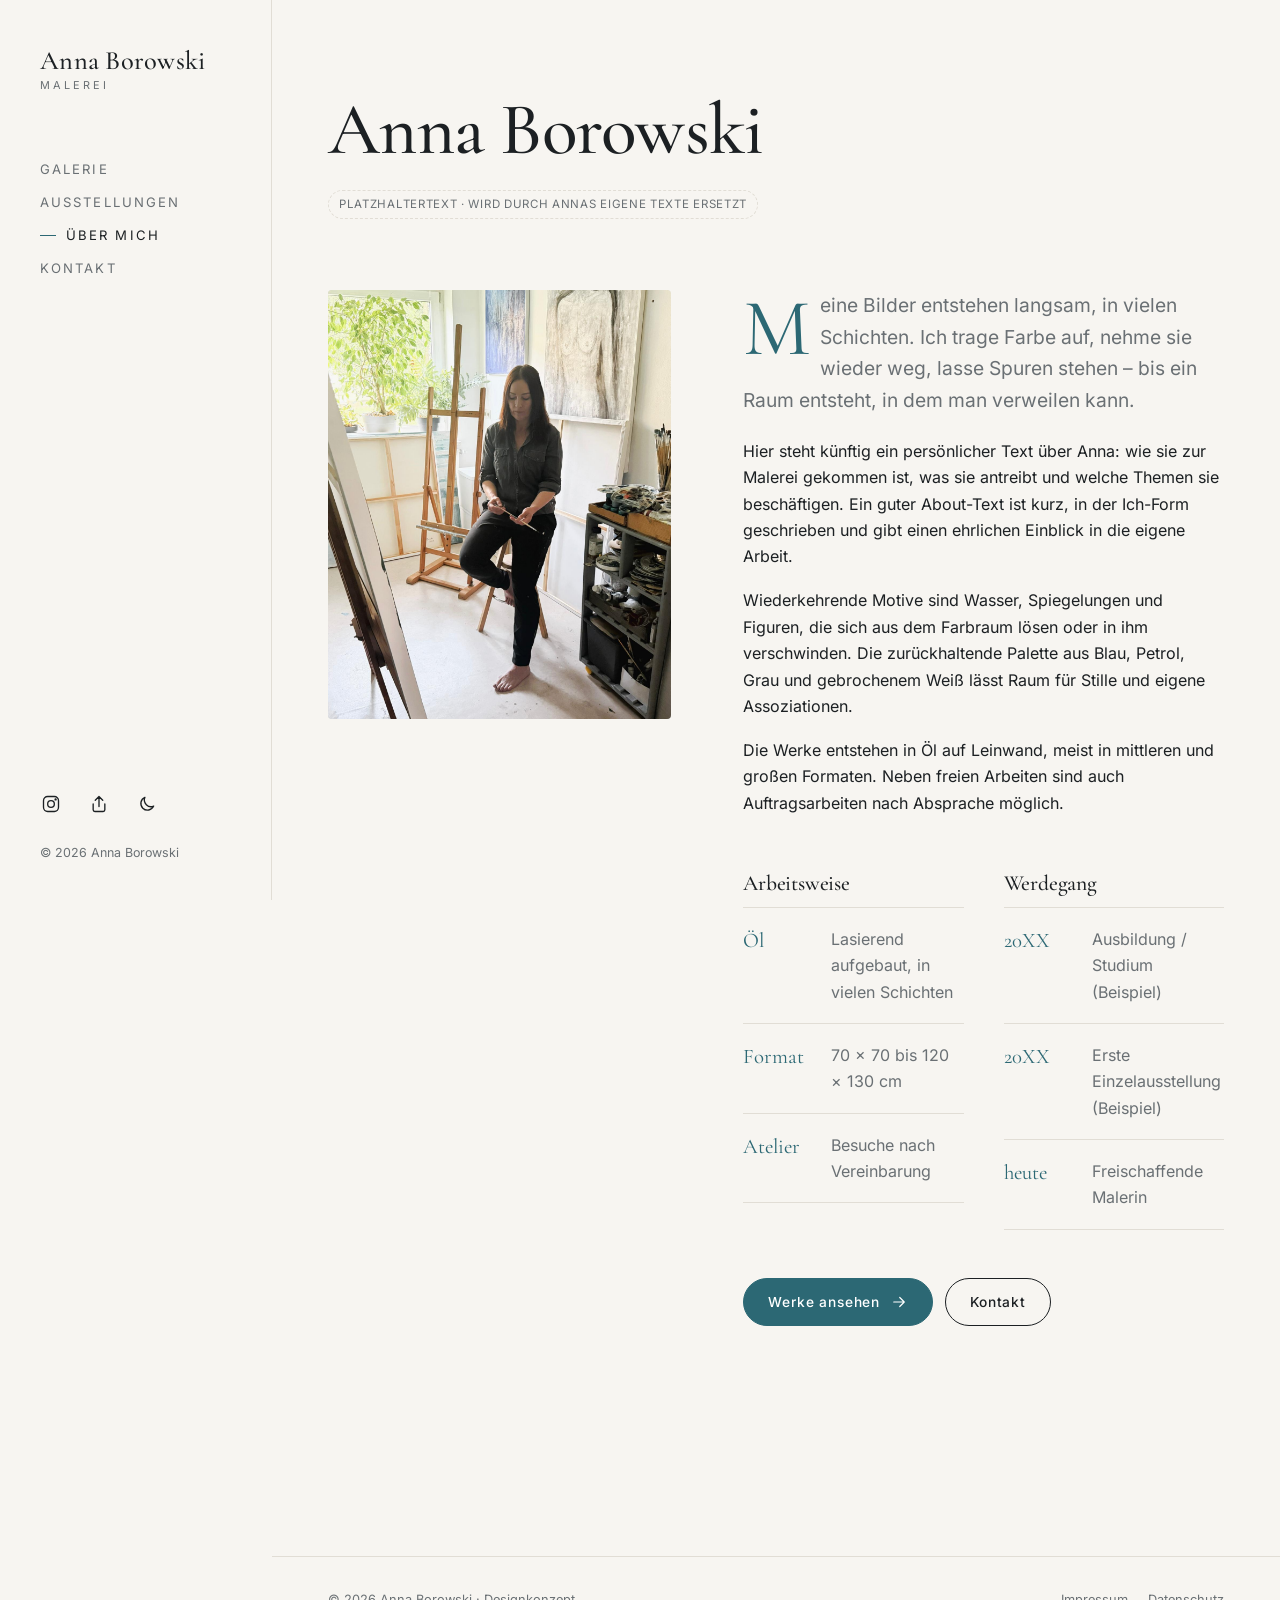
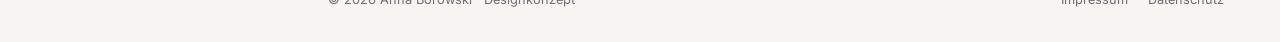
<file: ueber-mich.html>
<!doctype html>
<html lang="de">
<head>
  <meta charset="utf-8">
  <meta name="viewport" content="width=device-width, initial-scale=1, viewport-fit=cover">
  <title>Über mich · Anna Borowski</title>
  <meta name="description" content="Über die Malerin Anna Borowski.">
  <!-- Konzept-Demo: nicht von Suchmaschinen indexieren lassen -->
  <meta name="robots" content="noindex, nofollow">
  <meta name="theme-color" content="#f7f5f1">
  <link rel="icon" href="assets/img/favicon.svg" type="image/svg+xml">
  <link rel="preload" href="assets/fonts/cormorant-garamond-latin-500-normal.woff2" as="font" type="font/woff2" crossorigin>
  <script>
    /* Theme vor dem ersten Rendern setzen (verhindert Aufblitzen) */
    (function () {
      var t = null;
      try { t = localStorage.getItem("theme"); } catch (e) {}
      if (t !== "light" && t !== "dark") t = matchMedia("(prefers-color-scheme: dark)").matches ? "dark" : "light";
      document.documentElement.dataset.theme = t;
    })();
  </script>
  <link rel="stylesheet" href="assets/css/style.css">
  <script src="assets/js/data.js" defer></script>
  <script src="assets/js/main.js" defer></script>
</head>
<body>
  <a class="skip-link" href="#main">Zum Inhalt springen</a>

  <!-- Kopfzeile (nur Smartphone/Tablet) -->
  <header class="topbar">
    <a class="brand" href="index.html"><span class="brand__name">Anna Borowski</span></a>
    <div class="topbar__actions">
      <button class="icon-btn" type="button" data-share aria-label="Seite teilen"><svg viewBox="0 0 24 24" fill="none" stroke="currentColor" stroke-width="1.6" stroke-linecap="round" stroke-linejoin="round" aria-hidden="true"><path d="M12 15V3M7.5 7.5L12 3l4.5 4.5"/><path d="M5 12v7a2 2 0 002 2h10a2 2 0 002-2v-7"/></svg></button>
      <button class="icon-btn" type="button" data-theme-toggle aria-label="Dunkles Design aktivieren"><svg class="icon-moon" viewBox="0 0 24 24" fill="none" stroke="currentColor" stroke-width="1.6" stroke-linecap="round" stroke-linejoin="round" aria-hidden="true"><path d="M20 14.5A8 8 0 019.5 4a8 8 0 1010.5 10.5z"/></svg><svg class="icon-sun" viewBox="0 0 24 24" fill="none" stroke="currentColor" stroke-width="1.6" stroke-linecap="round" aria-hidden="true"><circle cx="12" cy="12" r="4"/><path d="M12 2.5v2M12 19.5v2M4.6 4.6L6 6M18 18l1.4 1.4M2.5 12h2M19.5 12h2M4.6 19.4L6 18M18 6l1.4-1.4"/></svg></button>
      <button class="icon-btn menu-btn" type="button" data-menu-toggle aria-controls="site-nav" aria-expanded="false" aria-label="Menü öffnen"><svg viewBox="0 0 24 24" fill="none" stroke="currentColor" stroke-width="1.6" stroke-linecap="round" aria-hidden="true"><path class="bar bar-1" d="M4 7h16"/><path class="bar bar-2" d="M4 12h16"/><path class="bar bar-3" d="M4 17h16"/></svg></button>
    </div>
  </header>

  <!-- Navigation: links auf dem Desktop, Vollbild-Menü auf dem Smartphone -->
  <aside class="sidebar" id="site-nav">
    <a class="brand" href="index.html"><span class="brand__name">Anna Borowski</span><span class="brand__sub">Malerei</span></a>
    <nav class="nav" aria-label="Hauptnavigation">
      <ul>
        <li><a href="index.html">Galerie</a></li>
        <li><a href="ausstellungen.html">Ausstellungen</a></li>
        <li><a href="ueber-mich.html" aria-current="page">Über mich</a></li>
        <li><a href="kontakt.html">Kontakt</a></li>
      </ul>
    </nav>
    <div class="sidebar__foot">
      <div class="sidebar__actions">
        <a class="icon-btn" data-instagram href="https://www.instagram.com/" target="_blank" rel="noopener" aria-label="Instagram" title="Instagram"><svg viewBox="0 0 24 24" fill="none" stroke="currentColor" stroke-width="1.6" stroke-linecap="round" stroke-linejoin="round" aria-hidden="true"><rect x="3" y="3" width="18" height="18" rx="5"/><circle cx="12" cy="12" r="4"/><circle cx="17.5" cy="6.5" r=".6" fill="currentColor"/></svg></a>
        <button class="icon-btn" type="button" data-share aria-label="Seite teilen" title="Seite teilen"><svg viewBox="0 0 24 24" fill="none" stroke="currentColor" stroke-width="1.6" stroke-linecap="round" stroke-linejoin="round" aria-hidden="true"><path d="M12 15V3M7.5 7.5L12 3l4.5 4.5"/><path d="M5 12v7a2 2 0 002 2h10a2 2 0 002-2v-7"/></svg></button>
        <button class="icon-btn" type="button" data-theme-toggle aria-label="Dunkles Design aktivieren"><svg class="icon-moon" viewBox="0 0 24 24" fill="none" stroke="currentColor" stroke-width="1.6" stroke-linecap="round" stroke-linejoin="round" aria-hidden="true"><path d="M20 14.5A8 8 0 019.5 4a8 8 0 1010.5 10.5z"/></svg><svg class="icon-sun" viewBox="0 0 24 24" fill="none" stroke="currentColor" stroke-width="1.6" stroke-linecap="round" aria-hidden="true"><circle cx="12" cy="12" r="4"/><path d="M12 2.5v2M12 19.5v2M4.6 4.6L6 6M18 18l1.4 1.4M2.5 12h2M19.5 12h2M4.6 19.4L6 18M18 6l1.4-1.4"/></svg></button>
      </div>
      <p class="sidebar__legal">© <span data-year>2026</span> Anna Borowski</p>
    </div>
  </aside>

  <main class="main" id="main">

    <div class="container">
      <header class="page-head">
        <h1>Anna Borowski</h1>
        <p class="placeholder-note">Platzhaltertext · wird durch Annas eigene Texte ersetzt</p>
      </header>

      <div class="about">
        <figure class="about__portrait reveal">
          <img src="assets/img/atelier.jpg" width="1338" height="1600" alt="Anna Borowski sitzt mit einem Pinsel in der Hand in ihrem Atelier, umgeben von Staffeleien und Leinwänden">
        </figure>
        <div class="about__text">
          <p class="lead">Meine Bilder entstehen langsam, in vielen Schichten. Ich trage Farbe auf, nehme sie wieder weg, lasse Spuren stehen – bis ein Raum entsteht, in dem man verweilen kann.</p>
          <p>Hier steht künftig ein persönlicher Text über Anna: wie sie zur Malerei gekommen ist, was sie antreibt und welche Themen sie beschäftigen. Ein guter About-Text ist kurz, in der Ich-Form geschrieben und gibt einen ehrlichen Einblick in die eigene Arbeit.</p>
          <p>Wiederkehrende Motive sind Wasser, Spiegelungen und Figuren, die sich aus dem Farbraum lösen oder in ihm verschwinden. Die zurückhaltende Palette aus Blau, Petrol, Grau und gebrochenem Weiß lässt Raum für Stille und eigene Assoziationen.</p>
          <p>Die Werke entstehen in Öl auf Leinwand, meist in mittleren und großen Formaten. Neben freien Arbeiten sind auch Auftragsarbeiten nach Absprache möglich.</p>

          <div class="facts">
            <div>
              <h3>Arbeitsweise</h3>
              <ul class="timeline">
                <li><span class="year">Öl</span><div><span>Lasierend aufgebaut, in vielen Schichten</span></div></li>
                <li><span class="year">Format</span><div><span>70 × 70 bis 120 × 130 cm</span></div></li>
                <li><span class="year">Atelier</span><div><span>Besuche nach Vereinbarung</span></div></li>
              </ul>
            </div>
            <div>
              <h3>Werdegang</h3>
              <ul class="timeline">
                <li><span class="year">20XX</span><div><span>Ausbildung / Studium (Beispiel)</span></div></li>
                <li><span class="year">20XX</span><div><span>Erste Einzelausstellung (Beispiel)</span></div></li>
                <li><span class="year">heute</span><div><span>Freischaffende Malerin</span></div></li>
              </ul>
            </div>
          </div>

          <div class="btn-row" style="margin-top:48px">
            <a class="btn btn--primary" href="index.html">Werke ansehen <svg viewBox="0 0 24 24" fill="none" stroke="currentColor" stroke-width="1.6" stroke-linecap="round" stroke-linejoin="round" aria-hidden="true"><path d="M5 12h14M13 6l6 6-6 6"/></svg></a>
            <a class="btn" href="kontakt.html">Kontakt</a>
          </div>
        </div>
      </div>
    </div>
    <div class="section"></div>

    <footer class="site-footer">
      <span>© <span data-year>2026</span> Anna Borowski · Designkonzept</span>
      <nav aria-label="Rechtliches"><a href="#">Impressum</a><a href="#">Datenschutz</a></nav>
    </footer>
  </main>
</body>
</html>
</file>
<file: assets/css/style.css>
/* ==========================================================================
   Anna Borowski – Designkonzept
   Aufbau: Fonts · Tokens (hell/dunkel) · Basis · Layout (Sidebar/Topbar) ·
           Komponenten · Seiten · Galerie · Lightbox · Dialoge · Utilities
   ========================================================================== */

/* ---------- Fonts (lokal eingebunden, keine Verbindung zu Google) ---------- */
@font-face {
  font-family: "Cormorant Garamond";
  src: url("../fonts/cormorant-garamond-latin-400-normal.woff2") format("woff2");
  font-weight: 400; font-style: normal; font-display: swap;
}
@font-face {
  font-family: "Cormorant Garamond";
  src: url("../fonts/cormorant-garamond-latin-500-normal.woff2") format("woff2");
  font-weight: 500; font-style: normal; font-display: swap;
}
@font-face {
  font-family: "Cormorant Garamond";
  src: url("../fonts/cormorant-garamond-latin-400-italic.woff2") format("woff2");
  font-weight: 400; font-style: italic; font-display: swap;
}
@font-face {
  font-family: "Inter";
  src: url("../fonts/inter-latin-wght-normal.woff2") format("woff2");
  font-weight: 100 900; font-style: normal; font-display: swap;
}

/* ---------- Design-Tokens ---------- */
:root {
  --font-serif: "Cormorant Garamond", "Iowan Old Style", Georgia, serif;
  --font-sans: "Inter", system-ui, -apple-system, "Segoe UI", sans-serif;

  --bg: #f7f5f1;
  --surface: #ffffff;
  --surface-2: #eeebe5;
  --text: #1c2023;
  --muted: #6a7074;
  --line: #e1ddd5;
  --accent: #2c6874;          /* Petrol – aus den Blau-/Türkistönen der Bilder */
  --accent-hover: #22535d;
  --accent-contrast: #ffffff;
  --sold: #b5473a;
  --available: #3c7a5a;
  --shadow-art: 0 1px 2px rgb(30 35 40 / 0.08), 0 18px 40px -22px rgb(30 35 40 / 0.45);
  --backdrop: rgb(20 24 28 / 0.45);

  --sidebar-w: 272px;
  --gutter: 16px;
  --content-max: 1240px;
  --radius: 4px;
  --ease: cubic-bezier(0.22, 0.61, 0.36, 1);

  color-scheme: light;
}

:root[data-theme="dark"] {
  --bg: #121417;
  --surface: #1a1d21;
  --surface-2: #23272c;
  --text: #ebe7e1;
  --muted: #9ba1a7;
  --line: #2d3238;
  --accent: #86bcc7;
  --accent-hover: #a5d0d9;
  --accent-contrast: #0e1215;
  --sold: #e2705f;
  --available: #7cc29b;
  --shadow-art: 0 1px 2px rgb(0 0 0 / 0.4), 0 22px 44px -24px rgb(0 0 0 / 0.9);
  --backdrop: rgb(0 0 0 / 0.6);
  color-scheme: dark;
}

@media (min-width: 640px)  { :root { --gutter: 32px; } }
@media (min-width: 1024px) { :root { --gutter: 56px; } }

/* ---------- Basis ---------- */
*, *::before, *::after { box-sizing: border-box; }

html { -webkit-text-size-adjust: 100%; scroll-behavior: smooth; }

body {
  margin: 0;
  font-family: var(--font-sans);
  font-size: 1rem;
  line-height: 1.65;
  color: var(--text);
  background: var(--bg);
  -webkit-font-smoothing: antialiased;
  transition: background-color .35s var(--ease), color .35s var(--ease);
}

h1, h2, h3 {
  font-family: var(--font-serif);
  font-weight: 500;
  line-height: 1.1;
  letter-spacing: -0.01em;
  margin: 0 0 .5em;
}
h1 { font-size: clamp(2.6rem, 6vw, 4.6rem); }
h2 { font-size: clamp(2rem, 3.6vw, 2.9rem); }
h3 { font-size: 1.6rem; }

p { margin: 0 0 1.1em; }
a { color: inherit; }
a:hover { color: var(--accent); }

img { display: block; max-width: 100%; height: auto; }

button { font: inherit; color: inherit; }

:focus-visible { outline: 2px solid var(--accent); outline-offset: 3px; }

::selection { background: var(--accent); color: var(--accent-contrast); }

.skip-link {
  position: absolute; left: 12px; top: -60px; z-index: 200;
  background: var(--text); color: var(--bg); padding: 10px 16px; border-radius: var(--radius);
}
.skip-link:focus { top: 12px; }

/* Bilderschutz: kein Markieren, Ziehen oder iOS-Long-Press-Menü */
.protected, .protected img {
  -webkit-user-select: none; user-select: none;
  -webkit-user-drag: none;
  -webkit-touch-callout: none;
}

/* ---------- Layout: Topbar (mobil) ---------- */
.topbar {
  position: sticky; top: 0; z-index: 60;
  display: flex; align-items: center; justify-content: space-between; gap: 12px;
  height: 64px; padding: 0 var(--gutter);
  background: color-mix(in srgb, var(--bg) 88%, transparent);
  -webkit-backdrop-filter: blur(12px); backdrop-filter: blur(12px);
  border-bottom: 1px solid transparent;
  transition: border-color .3s;
}
.topbar.is-scrolled { border-bottom-color: var(--line); }
.topbar__actions { display: flex; align-items: center; gap: 4px; }

.brand { text-decoration: none; display: inline-flex; flex-direction: column; line-height: 1; }
.brand:hover { color: inherit; }
.brand__name { font-family: var(--font-serif); font-size: 1.65rem; font-weight: 500; letter-spacing: .01em; }
.brand__sub {
  margin-top: 6px; font-size: .68rem; letter-spacing: .28em; text-transform: uppercase; color: var(--muted);
}

/* ---------- Layout: Sidebar (Desktop) / Menü-Overlay (mobil) ---------- */
.sidebar {
  position: fixed; inset: 0; z-index: 50;
  display: flex; flex-direction: column;
  padding: 96px var(--gutter) 32px;
  background: var(--bg);
  visibility: hidden; opacity: 0;
  transform: translateY(-8px);
  transition: opacity .3s var(--ease), transform .3s var(--ease), visibility 0s linear .3s;
}
.sidebar .brand { display: none; }
.menu-open .sidebar {
  visibility: visible; opacity: 1; transform: none;
  transition: opacity .3s var(--ease), transform .3s var(--ease);
}
.menu-open { overflow: hidden; }

.nav ul { list-style: none; margin: 0; padding: 0; }
.nav a {
  position: relative; display: inline-block; text-decoration: none;
  font-family: var(--font-serif); font-size: 2.3rem; line-height: 1.5;
  color: var(--muted); transition: color .2s;
}
.nav a:hover, .nav a[aria-current="page"] { color: var(--text); }
.nav a[aria-current="page"]::after {
  content: ""; position: absolute; left: 0; right: 0; bottom: .3em; height: 1px; background: var(--accent);
}

.sidebar__foot { margin-top: auto; }
.sidebar__actions { display: flex; gap: 6px; margin-left: -10px; }
.sidebar__legal { margin: 18px 0 0; font-size: .78rem; color: var(--muted); }
.sidebar__legal a { text-decoration: none; }

@media (min-width: 1024px) {
  .topbar { display: none; }
  .sidebar {
    inset: 0 auto 0 0; width: var(--sidebar-w);
    padding: 48px 40px 36px;
    visibility: visible; opacity: 1; transform: none; transition: none;
    border-right: 1px solid var(--line);
    background: var(--bg);
  }
  .sidebar .brand { display: inline-flex; margin-bottom: 64px; }
  .nav li + li { margin-top: 4px; }
  .nav a {
    font-family: var(--font-sans); font-size: .82rem; line-height: 2.2;
    letter-spacing: .16em; text-transform: uppercase;
    padding-left: 0; transition: color .2s, padding-left .25s var(--ease);
  }
  .nav a::before {
    content: ""; position: absolute; left: 0; top: 50%; width: 0; height: 1px; background: var(--accent);
    transition: width .25s var(--ease);
  }
  .nav a:hover, .nav a[aria-current="page"] { padding-left: 26px; }
  .nav a:hover::before, .nav a[aria-current="page"]::before { width: 16px; }
  .nav a[aria-current="page"]::after { display: none; }
  .main { margin-left: var(--sidebar-w); }
}

/* ---------- Icon-Buttons ---------- */
.icon-btn {
  display: inline-grid; place-items: center;
  width: 42px; height: 42px; padding: 0;
  border: 0; border-radius: 50%; background: transparent; color: var(--text);
  cursor: pointer; text-decoration: none;
  transition: background-color .2s, color .2s;
}
.icon-btn:hover { background: var(--surface-2); color: var(--accent); }
.icon-btn svg { width: 20px; height: 20px; }

/* Theme-Schalter: im hellen Modus Mond zeigen, im dunklen die Sonne */
.icon-sun { display: none; }
:root[data-theme="dark"] .icon-sun { display: block; }
:root[data-theme="dark"] .icon-moon { display: none; }

/* Menü-Button (Burger ↔ X) */
.menu-btn .bar { transition: transform .3s var(--ease), opacity .2s; transform-origin: center; }
.menu-open .menu-btn .bar-1 { transform: translateY(5px) rotate(45deg); }
.menu-open .menu-btn .bar-2 { opacity: 0; }
.menu-open .menu-btn .bar-3 { transform: translateY(-5px) rotate(-45deg); }

/* ---------- Hauptbereich ---------- */
.main { min-height: 100vh; display: flex; flex-direction: column; }
.container {
  width: 100%; max-width: var(--content-max);
  margin: 0 auto; padding: 0 var(--gutter);
}
.section { padding: clamp(56px, 9vw, 120px) 0; }
.section + .section { padding-top: 0; }

.page-head { padding: clamp(40px, 7vw, 96px) 0 clamp(32px, 4vw, 56px); }
.page-head h1 { margin-bottom: .25em; }

.eyebrow {
  margin: 0 0 14px; font-family: var(--font-sans); line-height: 1.4; font-size: .74rem; font-weight: 500;
  letter-spacing: .26em; text-transform: uppercase; color: var(--accent);
}
.lead { font-size: clamp(1.05rem, 1.6vw, 1.2rem); color: var(--muted); max-width: 40em; }

.placeholder-note {
  display: inline-flex; align-items: center; gap: 8px;
  margin: 0 0 20px; padding: 4px 10px;
  font-size: .72rem; letter-spacing: .06em; text-transform: uppercase;
  color: var(--muted); border: 1px dashed var(--line); border-radius: 999px;
}

/* ---------- Buttons & Links ---------- */
.btn {
  display: inline-flex; align-items: center; justify-content: center; gap: 10px;
  min-height: 48px; padding: 0 24px;
  border: 1px solid var(--text); border-radius: 999px;
  background: transparent; color: var(--text);
  font-size: .86rem; font-weight: 500; letter-spacing: .06em;
  text-decoration: none; cursor: pointer;
  transition: background-color .2s, color .2s, border-color .2s, transform .2s;
}
.btn:hover { background: var(--text); color: var(--bg); }
.btn--primary { background: var(--accent); border-color: var(--accent); color: var(--accent-contrast); }
.btn--primary:hover { background: var(--accent-hover); border-color: var(--accent-hover); color: var(--accent-contrast); }
.btn svg { width: 18px; height: 18px; }
.btn-row { display: flex; flex-wrap: wrap; gap: 12px; }


/* ---------- Abschnittskopf ---------- */
.section-head {
  display: flex; flex-wrap: wrap; align-items: end; justify-content: space-between; gap: 16px 32px;
  margin-bottom: 40px;
}
.section-head h2 { margin: 0; }

/* ---------- Ausstellungs-Karten ---------- */
.events { display: grid; gap: 20px; }
.event {
  display: grid; gap: 20px 32px;
  padding: 28px; border: 1px solid var(--line); border-radius: var(--radius);
  background: var(--surface);
  transition: border-color .2s, transform .3s var(--ease);
}
.event:hover { border-color: color-mix(in srgb, var(--accent) 45%, var(--line)); }
.event__date { font-family: var(--font-serif); line-height: 1; }
.event__day { font-size: 3.4rem; }
.event__month { display: block; margin-top: 6px; font-family: var(--font-sans); font-size: .74rem; letter-spacing: .22em; text-transform: uppercase; color: var(--accent); }
.event__type { margin: 0 0 6px; font-size: .74rem; letter-spacing: .2em; text-transform: uppercase; color: var(--muted); }
.event h3 { margin-bottom: .3em; }
.event__facts { list-style: none; margin: 0 0 18px; padding: 0; color: var(--muted); font-size: .94rem; }
.event__facts li { display: flex; gap: 10px; align-items: flex-start; margin-top: 6px; }
.event__facts svg { flex: none; width: 17px; height: 17px; margin-top: 4px; color: var(--accent); }
.event__desc { max-width: 42em; }
.event .btn { min-height: 42px; padding: 0 18px; font-size: .8rem; }
@media (min-width: 720px) { .event { grid-template-columns: 120px 1fr; padding: 36px; } }

.timeline { list-style: none; margin: 0; padding: 0; border-top: 1px solid var(--line); }
.timeline li {
  display: grid; grid-template-columns: 72px 1fr; gap: 16px;
  padding: 18px 0; border-bottom: 1px solid var(--line);
}
.timeline .year { font-family: var(--font-serif); font-size: 1.3rem; color: var(--accent); line-height: 1.4; }
.timeline strong { font-weight: 500; }
.timeline span { color: var(--muted); }

/* ---------- Über mich ---------- */
.about { display: grid; gap: 48px; }
.about__portrait {
  position: relative; margin: 0;
  aspect-ratio: 4 / 5; border-radius: var(--radius); overflow: hidden;
  background:
    radial-gradient(120% 90% at 20% 10%, color-mix(in srgb, var(--accent) 28%, transparent), transparent 60%),
    linear-gradient(160deg, var(--surface-2), color-mix(in srgb, var(--accent) 18%, var(--surface-2)));
  display: grid; place-items: center; text-align: center; color: var(--muted);
}
.about__portrait svg { display: block; width: 44px; height: 44px; margin: 0 auto 10px; opacity: .7; }
.about__portrait span { font-size: .8rem; letter-spacing: .14em; text-transform: uppercase; }
.about__portrait img { position: absolute; inset: 0; width: 100%; height: 100%; object-fit: cover; }
.about__text p:first-of-type::first-letter {
  float: left; font-family: var(--font-serif); font-size: 4.2em; line-height: .8; padding: 6px 10px 0 0; color: var(--accent);
}
@media (min-width: 900px) {
  .about { grid-template-columns: minmax(0, 5fr) minmax(0, 7fr); gap: 72px; align-items: start; }
  .about__portrait { position: sticky; top: 48px; }
}
.facts { display: grid; gap: 40px; margin-top: 56px; }
@media (min-width: 720px) { .facts { grid-template-columns: 1fr 1fr; } }
.facts h3 { font-size: 1.35rem; }

/* ---------- Kontakt ---------- */
.contact { display: grid; gap: 48px; }
@media (min-width: 960px) { .contact { grid-template-columns: minmax(0, 4fr) minmax(0, 6fr); gap: 80px; } }
.contact__list { list-style: none; margin: 32px 0 0; padding: 0; }
.contact__list li { display: flex; gap: 14px; padding: 16px 0; border-top: 1px solid var(--line); }
.contact__list li:last-child { border-bottom: 1px solid var(--line); }
.contact__list svg { flex: none; width: 20px; height: 20px; margin-top: 3px; color: var(--accent); }
.contact__list small { display: block; font-size: .74rem; letter-spacing: .16em; text-transform: uppercase; color: var(--muted); }
.contact__list a { text-decoration: none; }

/* ---------- Formulare ---------- */
.form { display: grid; gap: 22px; }
.form__row { display: grid; gap: 22px; }
@media (min-width: 640px) { .form__row--2 { grid-template-columns: 1fr 1fr; } }
.field { display: grid; gap: 8px; }
.field label { font-size: .78rem; font-weight: 500; letter-spacing: .1em; text-transform: uppercase; color: var(--muted); }
.field input, .field select, .field textarea {
  width: 100%; padding: 14px 16px;
  font: inherit; font-size: 1rem; color: var(--text);
  background: var(--surface); border: 1px solid var(--line); border-radius: var(--radius);
  transition: border-color .2s, box-shadow .2s;
}
.field textarea { min-height: 160px; resize: vertical; }
.field input:focus, .field select:focus, .field textarea:focus {
  outline: none; border-color: var(--accent);
  box-shadow: 0 0 0 3px color-mix(in srgb, var(--accent) 22%, transparent);
}
.check { display: flex; gap: 12px; align-items: flex-start; font-size: .88rem; color: var(--muted); }
.check input { flex: none; width: 18px; height: 18px; margin-top: 3px; accent-color: var(--accent); }
.form__note { font-size: .8rem; color: var(--muted); margin: 0; }
.form-success {
  padding: 40px; text-align: center;
  border: 1px solid var(--line); border-radius: var(--radius); background: var(--surface);
}
.form-success svg { width: 44px; height: 44px; color: var(--available); margin: 0 auto 16px; }
.form-success h3 { margin-bottom: .3em; }
.form-success p { color: var(--muted); margin: 0; }

/* ---------- Galerie: Werkzeugleiste ---------- */
.toolbar {
  display: flex; flex-wrap: wrap; justify-content: flex-end; align-items: center; gap: 16px;
  padding: 0 0 28px; margin-bottom: 40px; border-bottom: 1px solid var(--line);
}
.segmented { display: inline-flex; gap: 4px; padding: 4px; border-radius: 999px; background: var(--surface-2); }
.segmented button {
  display: inline-flex; align-items: center; gap: 8px;
  min-height: 36px; padding: 0 16px; border: 0; border-radius: 999px;
  background: transparent; color: var(--muted);
  font-size: .8rem; font-weight: 500; letter-spacing: .04em; cursor: pointer;
  transition: background-color .2s, color .2s;
}
.segmented button:hover { color: var(--text); }
.segmented button[aria-pressed="true"] { background: var(--surface); color: var(--text); box-shadow: 0 1px 3px rgb(0 0 0 / .12); }
.segmented svg { width: 16px; height: 16px; }
@media (max-width: 520px) {
  .view-switch .label { display: none; }
  .view-switch button { padding: 0 12px; }
}

/* Verstecktes Testmenü (index.html?test) – nur für interne Vergleiche */
.view-tester {
  position: fixed; right: 16px; bottom: 16px; z-index: 90;
  display: flex; align-items: center; gap: 8px; max-width: calc(100vw - 32px);
  padding: 6px 6px 6px 14px; border: 1px solid var(--line); border-radius: 999px;
  background: var(--surface); box-shadow: 0 6px 24px -8px rgb(0 0 0 / .3);
}
.view-tester__label { font-size: .7rem; letter-spacing: .08em; text-transform: uppercase; color: var(--muted); white-space: nowrap; }
.view-tester .segmented button { padding: 0 12px; }
.view-tester__close {
  display: grid; place-items: center; width: 32px; height: 32px; flex: none;
  border: 0; border-radius: 50%; background: transparent; color: var(--muted); cursor: pointer;
}
.view-tester__close:hover { background: var(--surface-2); color: var(--text); }
.view-tester__close svg { width: 16px; height: 16px; }
@media (max-width: 420px) { .view-tester__label { display: none; } }

/* ---------- Galerie: Werk-Karte ---------- */
.work { margin: 0; }
.work__media {
  display: block; width: 100%; padding: 0; border: 0; background: none;
  cursor: zoom-in; position: relative;
}
.work__media img {
  width: 100%; height: auto;
  background: var(--surface-2);
  box-shadow: var(--shadow-art);
  transition: transform .5s var(--ease), box-shadow .5s var(--ease), opacity .3s;
}
.work__media:hover img { transform: translateY(-4px); }
.work__caption {
  display: grid; grid-template-columns: minmax(0, 1fr) auto; column-gap: 12px; align-items: baseline;
  margin-top: 16px;
}
.work__title { font-family: var(--font-serif); font-style: italic; font-size: 1.3rem; line-height: 1.2; }
.work__meta { grid-column: 1 / -1; margin-top: 3px; font-size: .8rem; color: var(--muted); }
.nowrap { white-space: nowrap; }

.inquire-link {
  padding: 4px 0; border: 0; background: none; cursor: pointer;
  font-size: .78rem; font-weight: 500; letter-spacing: .08em; text-transform: uppercase;
  color: var(--accent); border-bottom: 1px solid transparent; transition: border-color .2s;
}
.inquire-link:hover { border-bottom-color: currentColor; }

.status {
  display: inline-flex; align-items: center; gap: 7px;
  font-size: .78rem; letter-spacing: .06em; color: var(--muted); white-space: nowrap;
}
.status::before { content: ""; width: 8px; height: 8px; border-radius: 50%; background: var(--available); }
.status--sold::before { background: var(--sold); }   /* der klassische „rote Punkt“ der Galerien */

/* Layout 1 – Reihen (Justified): gleiche Höhe pro Reihe, Breite folgt dem Seitenverhältnis */
.gallery--rows { --row-h: 300px; display: flex; flex-wrap: wrap; gap: 56px 36px; }
.gallery--rows .work { flex-basis: calc(var(--r) * var(--row-h)); flex-shrink: 1; min-width: 0; }
.gallery--rows::after { content: ""; flex: 999 1 0; }
@media (max-width: 1279px) { .gallery--rows { --row-h: 240px; } }
@media (max-width: 599px)  { .gallery--rows .work { flex-basis: 100% !important; } }

/* Layout 2 – Mosaik (Masonry-Spalten) */
.gallery--masonry { columns: 3 260px; column-gap: 36px; }
.gallery--masonry .work { break-inside: avoid; margin-bottom: 48px; }

/* Layout 3 – Einzeln: wie ein Rundgang durch die Ausstellung */
.gallery--single { display: grid; gap: clamp(72px, 10vw, 140px); }
.gallery--single .work { display: grid; justify-items: center; }
.gallery--single .work__media { width: auto; }
.gallery--single .work__media img { width: auto; max-height: 78vh; margin: 0 auto; }
.gallery--single .work__caption { grid-template-columns: 1fr; justify-items: center; text-align: center; }
.gallery--single .work__action { order: 3; margin-top: 12px; }
.gallery--single .work__title { font-size: 1.7rem; }

/* Einblend-Animation */
.reveal { opacity: 0; transform: translateY(18px); transition: opacity .7s var(--ease), transform .7s var(--ease); }
.reveal.is-visible { opacity: 1; transform: none; }

/* ---------- Lightbox ---------- */
.lightbox {
  position: fixed; inset: 0; z-index: 100;
  display: grid; grid-template-rows: 1fr auto;
  background: var(--bg);
  opacity: 0; visibility: hidden;
  transition: opacity .3s var(--ease), visibility 0s linear .3s;
}
.lightbox.is-open { opacity: 1; visibility: visible; transition: opacity .3s var(--ease); }
.lightbox__stage { position: relative; display: grid; place-items: center; min-height: 0; padding: 64px 12px 12px; }
.lightbox__figure { position: relative; margin: 0; max-width: 100%; max-height: 100%; display: grid; place-items: center; }
.lightbox__img {
  max-width: 100%; max-height: calc(100vh - 230px); width: auto; height: auto;
  box-shadow: var(--shadow-art);
  transition: opacity .25s var(--ease);
}
.lightbox__img.is-loading { opacity: .35; }
.lightbox__shield { position: absolute; inset: 0; }   /* liegt über dem Bild → kein „Bild speichern unter“ */
.lightbox__info {
  padding: 16px var(--gutter) max(20px, env(safe-area-inset-bottom));
  border-top: 1px solid var(--line);
  display: grid; grid-template-columns: 1fr auto; gap: 8px 16px; align-items: center;
}
.lightbox__count { grid-column: 1 / -1; margin: 0; font-size: .72rem; letter-spacing: .2em; color: var(--muted); }
.lightbox__title { margin: 0; font-style: italic; font-weight: 400; font-size: 1.6rem; }
.lightbox__meta { margin: 2px 0 0; font-size: .84rem; color: var(--muted); }
.lightbox__status { margin: 10px 0 0; }
.lightbox__price { font-size: .78rem; color: var(--muted); }
.lightbox__buttons { display: flex; gap: 8px; align-items: center; }
.lightbox__buttons .btn { min-height: 44px; padding: 0 18px; font-size: .8rem; }
.lightbox__buttons .btn--share { width: 44px; padding: 0; }
.lightbox__buttons .btn--share .label { display: none; }

.lightbox__close, .lightbox__nav {
  position: absolute; z-index: 2;
  display: grid; place-items: center; width: 48px; height: 48px;
  border: 0; border-radius: 50%; padding: 0;
  background: color-mix(in srgb, var(--surface) 80%, transparent); color: var(--text);
  cursor: pointer; transition: background-color .2s, color .2s;
}
.lightbox__close:hover, .lightbox__nav:hover { background: var(--surface); color: var(--accent); }
.lightbox__close svg, .lightbox__nav svg { width: 22px; height: 22px; }
.lightbox__close { top: 10px; right: 10px; }
.lightbox__nav { top: 50%; transform: translateY(-50%); }
.lightbox__prev { left: 8px; }
.lightbox__next { right: 8px; }

@media (max-width: 719px) {
  .lightbox__nav { top: auto; bottom: 18px; transform: none; }
  .lightbox__stage { padding-bottom: 76px; }
  .lightbox__img { max-height: calc(100vh - 300px); }
  .lightbox__info { grid-template-columns: 1fr; gap: 12px; }
  .lightbox__buttons .btn--primary { flex: 1; }
}

@media (min-width: 1024px) {
  .lightbox { grid-template-rows: none; grid-template-columns: 1fr 340px; }
  .lightbox__stage { padding: 48px 88px; }
  .lightbox__img { max-height: calc(100vh - 96px); }
  .lightbox__info {
    border-top: 0; border-left: 1px solid var(--line);
    grid-template-columns: 1fr; align-content: center; padding: 48px 40px;
  }
  .lightbox__count { margin-bottom: 24px; }
  .lightbox__title { font-size: 2.3rem; }
  .lightbox__buttons { margin-top: 28px; flex-direction: column; align-items: stretch; }
  .lightbox__buttons .btn--share { width: auto; padding: 0 18px; }
  .lightbox__buttons .btn--share .label { display: inline; }
  .lightbox__prev { left: 20px; }
  .lightbox__next { right: 20px; }
  .lightbox__close { top: 20px; right: 360px; }
}

/* ---------- Dialoge (Kaufanfrage, Teilen) ---------- */
.dialog {
  width: min(560px, calc(100vw - 24px)); max-height: calc(100vh - 24px);
  padding: 0; border: 0; border-radius: 8px;
  background: var(--bg); color: var(--text);
  box-shadow: 0 30px 80px -20px rgb(0 0 0 / .5);
}
.dialog::backdrop { background: var(--backdrop); -webkit-backdrop-filter: blur(3px); backdrop-filter: blur(3px); }
.dialog[open] { animation: dialog-in .3s var(--ease); }
@keyframes dialog-in { from { opacity: 0; transform: translateY(12px) scale(.98); } }
.dialog__inner { padding: 32px clamp(20px, 5vw, 40px) 36px; }
.dialog__head { display: flex; justify-content: space-between; align-items: start; gap: 16px; margin-bottom: 24px; }
.dialog__head h2 { font-size: 2rem; margin: 0; }
.dialog__head .icon-btn { margin: -6px -10px 0 0; }
.dialog__work { display: flex; gap: 16px; align-items: center; padding: 14px; margin-bottom: 24px; background: var(--surface-2); border-radius: var(--radius); }
.dialog__work img { width: 64px; height: 64px; object-fit: cover; border-radius: 2px; }
.dialog__work strong { display: block; font-family: var(--font-serif); font-style: italic; font-weight: 400; font-size: 1.3rem; line-height: 1.2; }
.dialog__work span { font-size: .82rem; color: var(--muted); }

.share-list { display: grid; gap: 8px; list-style: none; margin: 0; padding: 0; }
.share-list a, .share-list button {
  display: flex; align-items: center; gap: 14px; width: 100%;
  padding: 14px 16px; border: 1px solid var(--line); border-radius: var(--radius);
  background: var(--surface); text-decoration: none; text-align: left; cursor: pointer;
  transition: border-color .2s, color .2s;
}
.share-list a:hover, .share-list button:hover { border-color: var(--accent); color: var(--accent); }
.share-list svg { width: 20px; height: 20px; }

/* ---------- Toast ---------- */
.toast {
  position: fixed; left: 50%; bottom: 28px; z-index: 300;
  max-width: calc(100vw - 32px);
  padding: 12px 20px; border-radius: 999px;
  background: var(--text); color: var(--bg); font-size: .86rem;
  transform: translate(-50%, 20px); opacity: 0; pointer-events: none;
  transition: opacity .25s, transform .25s var(--ease);
}
.toast.is-visible { opacity: 1; transform: translate(-50%, 0); }

/* ---------- Footer ---------- */
.site-footer {
  margin-top: auto;
  padding: 32px var(--gutter);
  border-top: 1px solid var(--line);
  display: flex; flex-wrap: wrap; justify-content: space-between; gap: 8px 24px;
  font-size: .8rem; color: var(--muted);
}
.site-footer a { text-decoration: none; }
.site-footer nav { display: flex; gap: 20px; }

/* ---------- Bewegung reduzieren ---------- */
@media (prefers-reduced-motion: reduce) {
  *, *::before, *::after { animation-duration: .01ms !important; transition-duration: .01ms !important; scroll-behavior: auto !important; }
  .reveal { opacity: 1; transform: none; }
}
</file>
